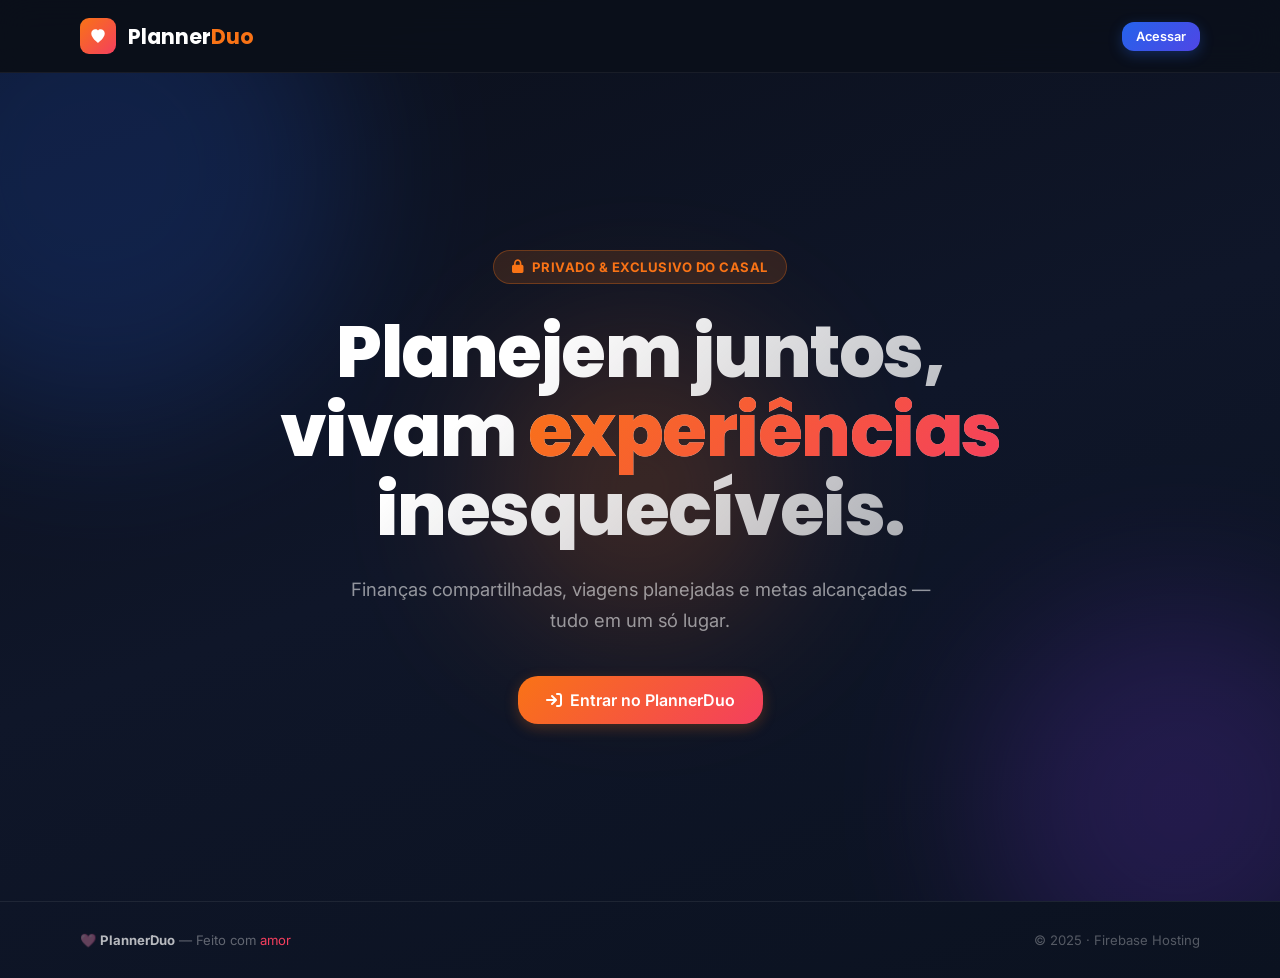
<file: index.html>
<!DOCTYPE html>
<html lang="pt-BR" data-theme="dark">
<head>
  <meta charset="UTF-8">
  <meta name="viewport" content="width=device-width, initial-scale=1.0">
  <title>PlannerDuo — O planejador do casal</title>
  <link rel="stylesheet" href="https://cdnjs.cloudflare.com/ajax/libs/font-awesome/6.5.0/css/all.min.css">
  <link rel="stylesheet" href="style.css">
  <style>
    body { background: linear-gradient(160deg, #0b0f1a 0%, #0f1629 50%, #0b1220 100%); min-height: 100vh; }
    .landing-nav a { text-decoration: none; }
    .btn-nav-outline {
      padding: 9px 20px; border-radius: 10px; font-size: .875rem; font-weight: 600;
      color: rgba(255,255,255,.7); border: 1.5px solid rgba(255,255,255,.18);
      background: transparent; cursor: pointer; transition: all .2s;
    }
    .btn-nav-outline:hover { color:#fff; border-color:rgba(255,255,255,.45); background:rgba(255,255,255,.06); }
  </style>
</head>
<body>

<!-- Navbar -->
<nav class="landing-nav">
  <div class="landing-nav-logo" onclick="window.scrollTo({top:0,behavior:'smooth'})" style="cursor:pointer" title="Início">
    <div class="landing-nav-logo-icon">
      <svg width="18" height="18" viewBox="0 0 24 24" fill="none">
        <path d="M12 21C12 21 3 14.5 3 8.5C3 5.42 5.42 3 8.5 3C10.07 3 11.5 3.72 12 4.5C12.5 3.72 13.93 3 15.5 3C18.58 3 21 5.42 21 8.5C21 14.5 12 21 12 21Z" fill="white"/>
      </svg>
    </div>
    <div class="landing-nav-logo-text">Planner<span>Duo</span></div>
  </div>
  <div class="landing-cta-nav">
    <a href="auth.html" class="btn btn-primary btn-sm" style="text-decoration:none">Acessar</a>
  </div>
</nav>

<!-- Hero -->
<section class="landing-hero" style="min-height:92vh">
  <div class="landing-hero-orbs">
    <div class="h-orb h-orb-1"></div>
    <div class="h-orb h-orb-2"></div>
    <div class="h-orb h-orb-3"></div>
  </div>

  <div class="landing-hero-tag">
    <i class="fa-solid fa-lock"></i> Privado &amp; exclusivo do casal
  </div>

  <h1>
    Planejem juntos,<br>
    vivam <span class="grad-text">experiências</span><br>
    inesquecíveis.
  </h1>

  <p>Finanças compartilhadas, viagens planejadas e metas alcançadas — tudo em um só lugar.</p>

  <div class="landing-hero-btns">
    <a href="auth.html" class="btn btn-orange btn-lg" style="text-decoration:none">
      <i class="fa-solid fa-arrow-right-to-bracket"></i> Entrar no PlannerDuo
    </a>
  </div>
</section>

<!-- Footer -->
<footer class="landing-footer">
  <div>
    🩷 <strong style="color:rgba(255,255,255,.7)">PlannerDuo</strong> — Feito com <span>amor</span>
  </div>
  <div style="color:rgba(255,255,255,.3)">© 2025 · Firebase Hosting</div>
</footer>

</body>
</html>
</file>
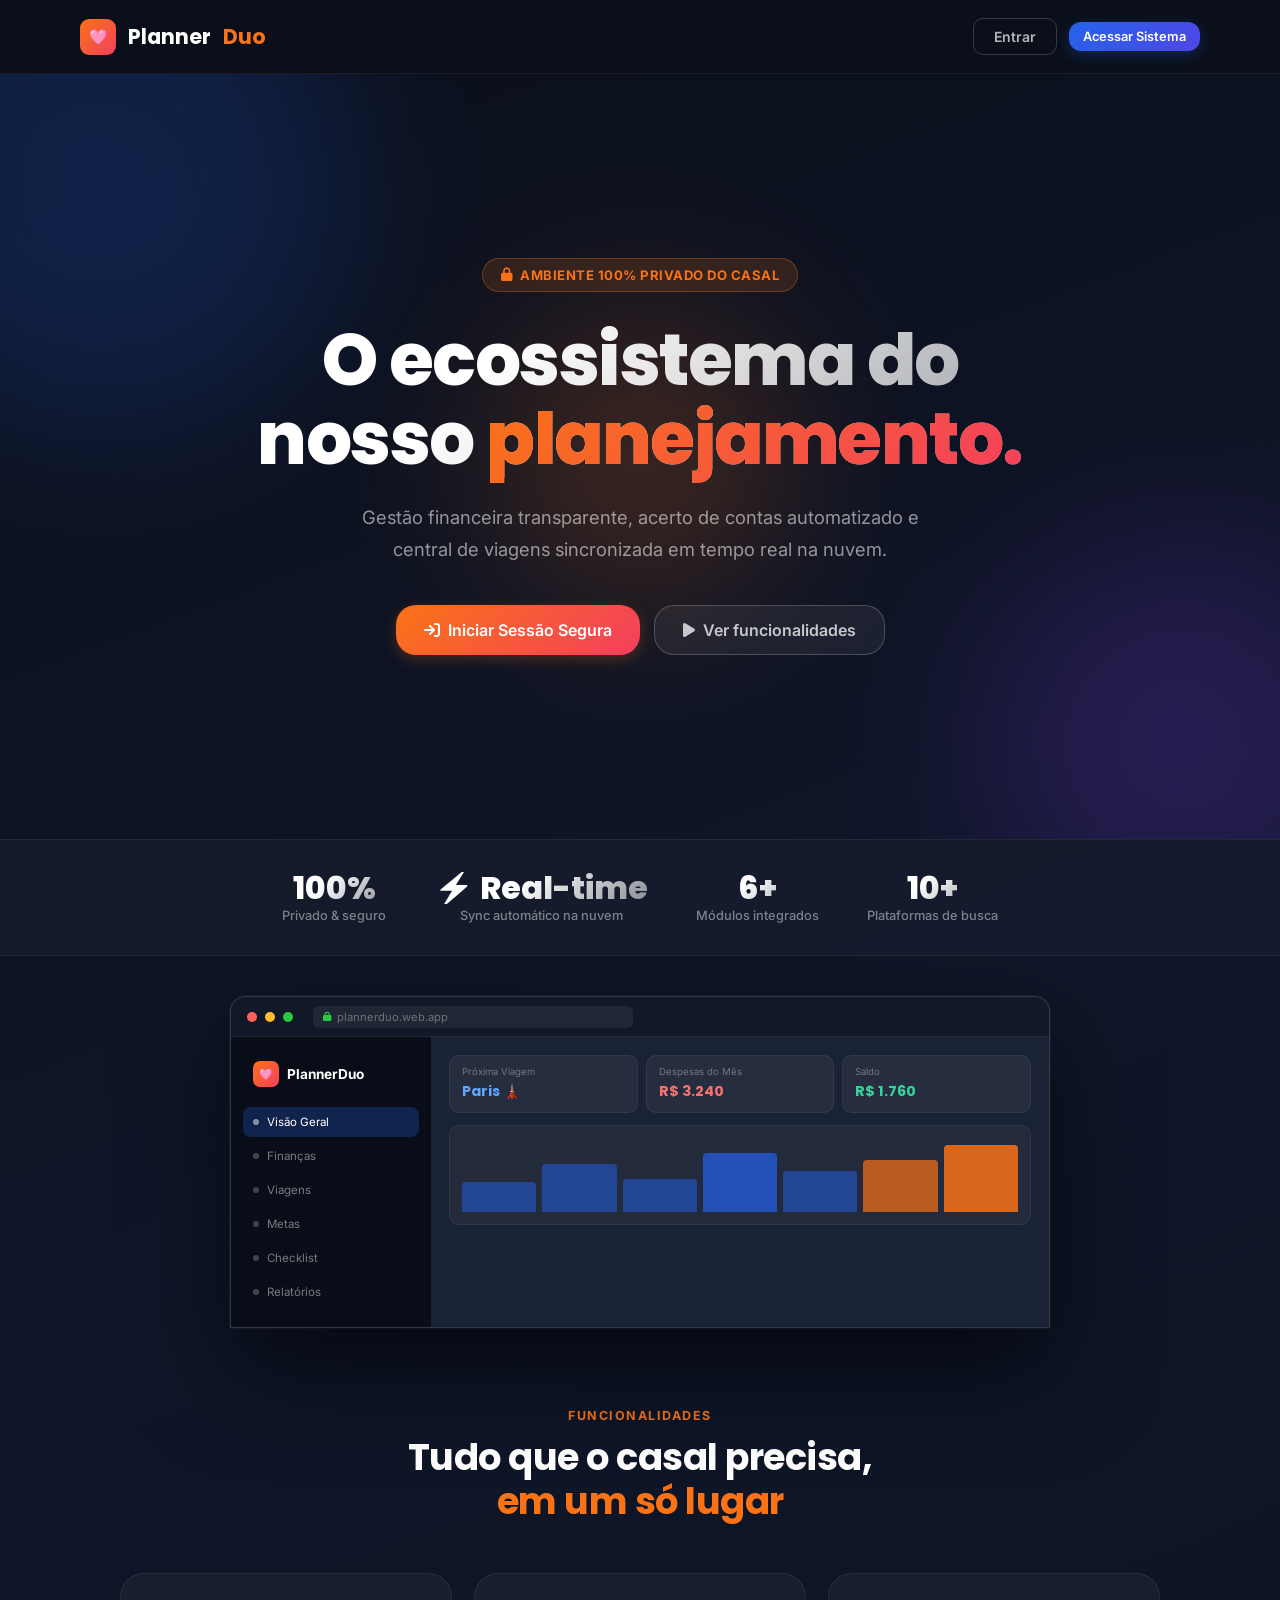
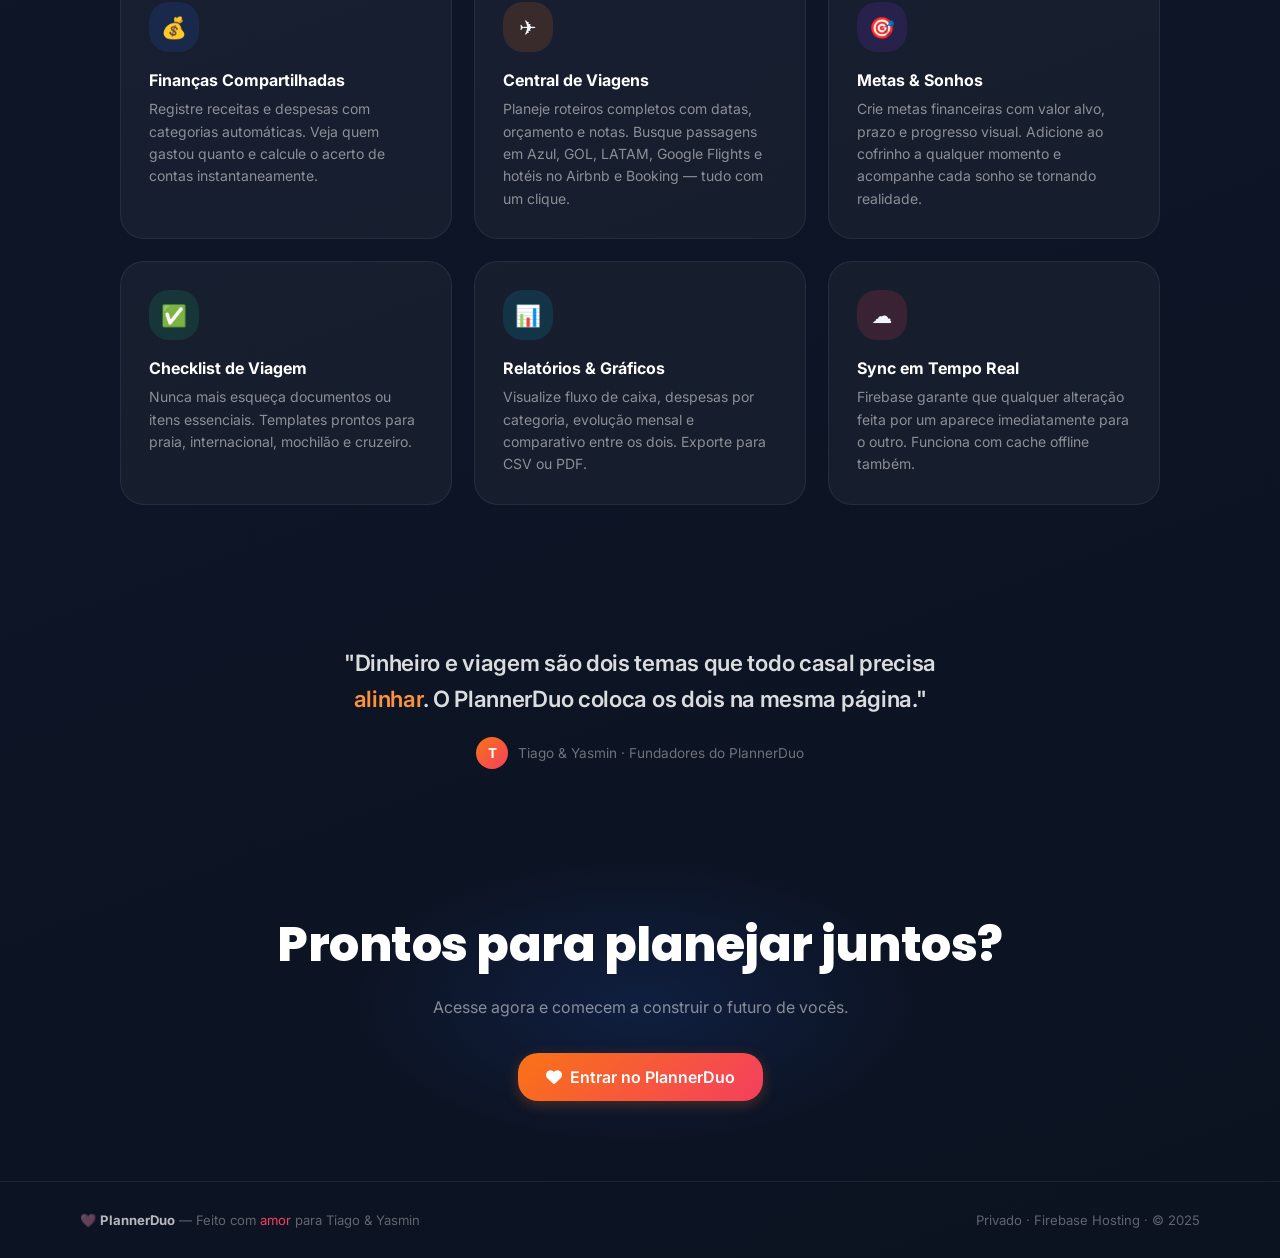
<file: PlannerDuo-2/public/index.html>
<!DOCTYPE html>
<html lang="pt-BR" data-theme="dark">
<head>
  <meta charset="UTF-8">
  <meta name="viewport" content="width=device-width, initial-scale=1.0">
  <title>PlannerDuo — O planejador do casal</title>
  <link rel="stylesheet" href="https://cdnjs.cloudflare.com/ajax/libs/font-awesome/6.5.0/css/all.min.css">
  <link rel="stylesheet" href="style.css">
  <style>
    /* ── Overrides específicos da landing ──────── */
    body { background: linear-gradient(160deg, #0b0f1a 0%, #0f1629 40%, #0b1220 100%); }

    /* Navbar */
    .landing-nav a { text-decoration: none; }
    .btn-nav-outline {
      padding: 9px 20px;
      border-radius: 10px;
      font-size: .875rem;
      font-weight: 600;
      color: rgba(255,255,255,.7);
      border: 1.5px solid rgba(255,255,255,.18);
      background: transparent;
      cursor: pointer;
      transition: all .2s;
    }
    .btn-nav-outline:hover { color: #fff; border-color: rgba(255,255,255,.45); background: rgba(255,255,255,.06); }

    /* Stats bar */
    .stats-bar {
      display: flex;
      justify-content: center;
      gap: 48px;
      padding: 32px 40px;
      border-top: 1px solid rgba(255,255,255,.06);
      border-bottom: 1px solid rgba(255,255,255,.06);
      background: rgba(255,255,255,.025);
      flex-wrap: wrap;
    }
    .stat-item { text-align: center; }
    .stat-num {
      font-family: 'Poppins', sans-serif;
      font-size: 2rem;
      font-weight: 800;
      background: linear-gradient(135deg, #fff 40%, rgba(255,255,255,.5));
      -webkit-background-clip: text;
      -webkit-text-fill-color: transparent;
      background-clip: text;
      line-height: 1;
      margin-bottom: 4px;
    }
    .stat-lbl { font-size: .8rem; color: rgba(255,255,255,.45); font-weight: 500; }

    /* Preview mockup */
    .mockup-wrap {
      margin: 0 auto;
      max-width: 900px;
      padding: 40px 40px 0;
      position: relative;
    }
    .mockup-browser {
      background: #1a2235;
      border-radius: 16px 16px 0 0;
      border: 1px solid rgba(255,255,255,.1);
      overflow: hidden;
      box-shadow: 0 40px 100px rgba(0,0,0,.6), 0 0 0 1px rgba(255,255,255,.05);
    }
    .mockup-bar {
      height: 40px;
      background: #111827;
      display: flex;
      align-items: center;
      padding: 0 16px;
      gap: 8px;
      border-bottom: 1px solid rgba(255,255,255,.07);
    }
    .mockup-dot {
      width: 10px; height: 10px;
      border-radius: 50%;
    }
    .mockup-url {
      margin-left: 12px;
      flex: 1;
      height: 22px;
      background: rgba(255,255,255,.06);
      border-radius: 6px;
      max-width: 320px;
      display: flex;
      align-items: center;
      padding: 0 10px;
      font-size: .7rem;
      color: rgba(255,255,255,.35);
      gap: 6px;
    }
    .mockup-body {
      display: grid;
      grid-template-columns: 200px 1fr;
      min-height: 260px;
    }
    .mock-sidebar {
      background: #080d17;
      padding: 20px 12px;
      display: flex;
      flex-direction: column;
      gap: 4px;
    }
    .mock-logo {
      display: flex;
      align-items: center;
      gap: 8px;
      padding: 4px 10px 16px;
      font-size: .85rem;
      font-weight: 700;
      color: white;
    }
    .mock-logo-icon {
      width: 26px; height: 26px;
      border-radius: 7px;
      background: linear-gradient(135deg, #f97316, #f43f5e);
      display: flex; align-items: center; justify-content: center;
      font-size: 11px;
    }
    .mock-nav-item {
      padding: 8px 10px;
      border-radius: 8px;
      font-size: .72rem;
      color: rgba(255,255,255,.45);
      display: flex;
      align-items: center;
      gap: 8px;
    }
    .mock-nav-item.active {
      background: rgba(37,99,235,.25);
      color: white;
    }
    .mock-nav-dot {
      width: 6px; height: 6px;
      border-radius: 50%;
      background: currentColor;
      opacity: .5;
    }
    .mock-main {
      padding: 18px;
      display: flex;
      flex-direction: column;
      gap: 12px;
    }
    .mock-stat-row {
      display: grid;
      grid-template-columns: repeat(3, 1fr);
      gap: 8px;
    }
    .mock-stat {
      background: rgba(255,255,255,.05);
      border-radius: 10px;
      padding: 10px 12px;
      border: 1px solid rgba(255,255,255,.06);
    }
    .mock-stat-val {
      font-family: 'Poppins', sans-serif;
      font-size: .9rem;
      font-weight: 700;
      margin-top: 4px;
    }
    .mock-stat-lbl { font-size: .6rem; color: rgba(255,255,255,.35); }
    .mock-chart {
      background: rgba(255,255,255,.04);
      border-radius: 10px;
      height: 100px;
      border: 1px solid rgba(255,255,255,.06);
      display: flex;
      align-items: flex-end;
      padding: 12px;
      gap: 6px;
    }
    .mock-bar-item {
      flex: 1;
      border-radius: 4px 4px 0 0;
      min-height: 8px;
    }

    /* Testimonial / quote */
    .quote-section {
      padding: 60px 80px;
      max-width: 800px;
      margin: 0 auto;
      text-align: center;
    }
    .quote-text {
      font-size: 1.4rem;
      font-weight: 600;
      color: rgba(255,255,255,.85);
      line-height: 1.6;
      letter-spacing: -.3px;
      margin-bottom: 20px;
    }
    .quote-text span { color: #fb923c; }
    .quote-author {
      font-size: .85rem;
      color: rgba(255,255,255,.4);
      display: flex;
      align-items: center;
      justify-content: center;
      gap: 10px;
    }
    .quote-avatar {
      width: 32px; height: 32px;
      border-radius: 50%;
      background: linear-gradient(135deg, #f97316, #f43f5e);
      display: flex; align-items: center; justify-content: center;
      font-size: .85rem;
      font-weight: 700;
      color: white;
    }

    /* CTA final */
    .cta-section {
      padding: 80px 40px;
      text-align: center;
      position: relative;
      overflow: hidden;
    }
    .cta-section::before {
      content: '';
      position: absolute;
      top: 50%; left: 50%;
      transform: translate(-50%, -50%);
      width: 600px; height: 300px;
      background: radial-gradient(ellipse, rgba(37,99,235,.15) 0%, transparent 70%);
      pointer-events: none;
    }
    .cta-title {
      font-family: 'Poppins', sans-serif;
      font-size: clamp(1.8rem, 4vw, 3rem);
      font-weight: 800;
      color: white;
      letter-spacing: -.5px;
      margin-bottom: 16px;
      position: relative;
    }
    .cta-sub {
      font-size: 1rem;
      color: rgba(255,255,255,.5);
      margin-bottom: 36px;
      position: relative;
    }
    .cta-buttons {
      display: flex;
      gap: 14px;
      justify-content: center;
      flex-wrap: wrap;
      position: relative;
    }

    @media (max-width: 768px) {
      .stats-bar { gap: 28px; }
      .mockup-wrap { padding: 24px 16px 0; }
      .mockup-body { grid-template-columns: 1fr; }
      .mock-sidebar { display: none; }
      .quote-section { padding: 40px 24px; }
      .quote-text { font-size: 1.1rem; }
      .landing-nav { padding: 14px 20px; }
    }
  </style>
</head>
<body>

<!-- ════════════════════════════════
     NAVBAR
════════════════════════════════ -->
<nav class="landing-nav">
  <div class="landing-nav-logo">
    <div class="landing-nav-logo-icon">🩷</div>
    Planner<span>Duo</span>
  </div>
  <div class="landing-cta-nav">
    <a href="auth.html" class="btn-nav-outline">Entrar</a>
    <a href="auth.html" class="btn btn-primary btn-sm">Acessar Sistema</a>
  </div>
</nav>

<!-- ════════════════════════════════
     HERO
════════════════════════════════ -->
<section class="landing-hero">
  <div class="landing-hero-orbs">
    <div class="h-orb h-orb-1"></div>
    <div class="h-orb h-orb-2"></div>
    <div class="h-orb h-orb-3"></div>
  </div>

  <div class="landing-hero-tag">
    <i class="fa-solid fa-lock"></i> Ambiente 100% Privado do Casal
  </div>

  <h1>
    O ecossistema do<br>
    nosso <span class="grad-text">planejamento.</span>
  </h1>

  <p>
    Gestão financeira transparente, acerto de contas automatizado
    e central de viagens sincronizada em tempo real na nuvem.
  </p>

  <div class="landing-hero-btns">
    <a href="auth.html" class="btn btn-orange btn-lg" style="text-decoration:none">
      <i class="fa-solid fa-arrow-right-to-bracket"></i> Iniciar Sessão Segura
    </a>
    <a href="#features" class="btn btn-ghost btn-lg" style="text-decoration:none;color:rgba(255,255,255,.75);border-color:rgba(255,255,255,.2);background:rgba(255,255,255,.06)">
      <i class="fa-solid fa-play"></i> Ver funcionalidades
    </a>
  </div>
</section>

<!-- ════════════════════════════════
     STATS BAR
════════════════════════════════ -->
<div class="stats-bar">
  <div class="stat-item">
    <div class="stat-num">100%</div>
    <div class="stat-lbl">Privado & seguro</div>
  </div>
  <div class="stat-item">
    <div class="stat-num">⚡ Real-time</div>
    <div class="stat-lbl">Sync automático na nuvem</div>
  </div>
  <div class="stat-item">
    <div class="stat-num">6+</div>
    <div class="stat-lbl">Módulos integrados</div>
  </div>
  <div class="stat-item">
    <div class="stat-num">10+</div>
    <div class="stat-lbl">Plataformas de busca</div>
  </div>
</div>

<!-- ════════════════════════════════
     MOCKUP DO APP
════════════════════════════════ -->
<div class="mockup-wrap">
  <div class="mockup-browser">
    <div class="mockup-bar">
      <div class="mockup-dot" style="background:#ff5f57"></div>
      <div class="mockup-dot" style="background:#febc2e"></div>
      <div class="mockup-dot" style="background:#28c840"></div>
      <div class="mockup-url">
        <i class="fa-solid fa-lock" style="font-size:.6rem;color:#28c840"></i>
        plannerduo.web.app
      </div>
    </div>
    <div class="mockup-body">
      <div class="mock-sidebar">
        <div class="mock-logo">
          <div class="mock-logo-icon">🩷</div>
          PlannerDuo
        </div>
        <div class="mock-nav-item active"><div class="mock-nav-dot"></div> Visão Geral</div>
        <div class="mock-nav-item"><div class="mock-nav-dot"></div> Finanças</div>
        <div class="mock-nav-item"><div class="mock-nav-dot"></div> Viagens</div>
        <div class="mock-nav-item"><div class="mock-nav-dot"></div> Metas</div>
        <div class="mock-nav-item"><div class="mock-nav-dot"></div> Checklist</div>
        <div class="mock-nav-item"><div class="mock-nav-dot"></div> Relatórios</div>
      </div>
      <div class="mock-main">
        <div class="mock-stat-row">
          <div class="mock-stat">
            <div class="mock-stat-lbl">Próxima Viagem</div>
            <div class="mock-stat-val" style="color:#60a5fa">Paris 🗼</div>
          </div>
          <div class="mock-stat">
            <div class="mock-stat-lbl">Despesas do Mês</div>
            <div class="mock-stat-val" style="color:#f87171">R$ 3.240</div>
          </div>
          <div class="mock-stat">
            <div class="mock-stat-lbl">Saldo</div>
            <div class="mock-stat-val" style="color:#34d399">R$ 1.760</div>
          </div>
        </div>
        <div class="mock-chart">
          <div class="mock-bar-item" style="height:40%;background:rgba(37,99,235,.5)"></div>
          <div class="mock-bar-item" style="height:65%;background:rgba(37,99,235,.5)"></div>
          <div class="mock-bar-item" style="height:45%;background:rgba(37,99,235,.5)"></div>
          <div class="mock-bar-item" style="height:80%;background:rgba(37,99,235,.7)"></div>
          <div class="mock-bar-item" style="height:55%;background:rgba(37,99,235,.5)"></div>
          <div class="mock-bar-item" style="height:70%;background:rgba(249,115,22,.7)"></div>
          <div class="mock-bar-item" style="height:90%;background:rgba(249,115,22,.85)"></div>
        </div>
      </div>
    </div>
  </div>
</div>

<!-- ════════════════════════════════
     FEATURES
════════════════════════════════ -->
<section class="landing-features" id="features">
  <div style="text-align:center;margin-bottom:50px">
    <div class="landing-section-tag">Funcionalidades</div>
    <div class="landing-section-title" style="text-align:center">
      Tudo que o casal precisa,<br><span>em um só lugar</span>
    </div>
  </div>

  <div class="features-grid">

    <div class="feature-card">
      <div class="feature-icon" style="background:rgba(37,99,235,.15)">💰</div>
      <div class="feature-title">Finanças Compartilhadas</div>
      <div class="feature-desc">Registre receitas e despesas com categorias automáticas. Veja quem gastou quanto e calcule o acerto de contas instantaneamente.</div>
    </div>

    <div class="feature-card">
      <div class="feature-icon" style="background:rgba(249,115,22,.15)">✈️</div>
      <div class="feature-title">Central de Viagens</div>
      <div class="feature-desc">Planeje roteiros completos com datas, orçamento e notas. Busque passagens em Azul, GOL, LATAM, Google Flights e hotéis no Airbnb e Booking — tudo com um clique.</div>
    </div>

    <div class="feature-card">
      <div class="feature-icon" style="background:rgba(124,58,237,.15)">🎯</div>
      <div class="feature-title">Metas & Sonhos</div>
      <div class="feature-desc">Crie metas financeiras com valor alvo, prazo e progresso visual. Adicione ao cofrinho a qualquer momento e acompanhe cada sonho se tornando realidade.</div>
    </div>

    <div class="feature-card">
      <div class="feature-icon" style="background:rgba(16,185,129,.15)">✅</div>
      <div class="feature-title">Checklist de Viagem</div>
      <div class="feature-desc">Nunca mais esqueça documentos ou itens essenciais. Templates prontos para praia, internacional, mochilão e cruzeiro.</div>
    </div>

    <div class="feature-card">
      <div class="feature-icon" style="background:rgba(6,182,212,.15)">📊</div>
      <div class="feature-title">Relatórios & Gráficos</div>
      <div class="feature-desc">Visualize fluxo de caixa, despesas por categoria, evolução mensal e comparativo entre os dois. Exporte para CSV ou PDF.</div>
    </div>

    <div class="feature-card">
      <div class="feature-icon" style="background:rgba(244,63,94,.15)">☁️</div>
      <div class="feature-title">Sync em Tempo Real</div>
      <div class="feature-desc">Firebase garante que qualquer alteração feita por um aparece imediatamente para o outro. Funciona com cache offline também.</div>
    </div>

  </div>
</section>

<!-- ════════════════════════════════
     QUOTE
════════════════════════════════ -->
<div class="quote-section">
  <div class="quote-text">
    "Dinheiro e viagem são dois temas que todo casal precisa <span>alinhar</span>. O PlannerDuo coloca os dois na mesma página."
  </div>
  <div class="quote-author">
    <div class="quote-avatar">T</div>
    Tiago & Yasmin · Fundadores do PlannerDuo
  </div>
</div>

<!-- ════════════════════════════════
     CTA FINAL
════════════════════════════════ -->
<section class="cta-section">
  <div class="cta-title">Prontos para planejar juntos?</div>
  <p class="cta-sub">Acesse agora e comecem a construir o futuro de vocês.</p>
  <div class="cta-buttons">
    <a href="auth.html" class="btn btn-orange btn-lg" style="text-decoration:none">
      <i class="fa-solid fa-heart"></i> Entrar no PlannerDuo
    </a>
  </div>
</section>

<!-- ════════════════════════════════
     FOOTER
════════════════════════════════ -->
<footer class="landing-footer">
  <div>
    🩷 <strong style="color:rgba(255,255,255,.7)">PlannerDuo</strong> — Feito com <span>amor</span> para Tiago &amp; Yasmin
  </div>
  <div>Privado · Firebase Hosting · <span style="color:rgba(255,255,255,.35)">© 2025</span></div>
</footer>

</body>
</html>
</file>
<file: style.css>
/* =====================================================
   PLANNERDUO — DESIGN SYSTEM PREMIUM v3.0
   ===================================================== */

/* ── Google Fonts ──────────────────────────────────── */
@import url('https://fonts.googleapis.com/css2?family=Inter:wght@300;400;500;600;700;800;900&family=Poppins:wght@600;700;800&display=swap');

/* ── CSS Variables / Tokens ────────────────────────── */
:root {
  /* Brand */
  --brand-blue:       #2563eb;
  --brand-blue-dark:  #1d4ed8;
  --brand-blue-soft:  #dbeafe;
  --brand-indigo:     #4f46e5;
  --brand-purple:     #7c3aed;
  --brand-rose:       #f43f5e;
  --brand-orange:     #f97316;
  --brand-orange-dark:#ea6f0b;
  --brand-amber:      #f59e0b;
  --brand-emerald:    #10b981;
  --brand-teal:       #14b8a6;
  --brand-cyan:       #06b6d4;

  /* Light Theme (default) */
  --bg:               #f0f4ff;
  --bg-alt:           #e8edf8;
  --surface:          #ffffff;
  --surface-alt:      #f8fafc;
  --surface-glass:    rgba(255,255,255,0.75);
  --border:           #e2e8f0;
  --border-strong:    #cbd5e1;

  --text-primary:     #0f172a;
  --text-secondary:   #475569;
  --text-muted:       #94a3b8;
  --text-invert:      #ffffff;

  --shadow-xs:        0 1px 2px rgba(0,0,0,.05);
  --shadow-sm:        0 2px 8px rgba(0,0,0,.06);
  --shadow-md:        0 4px 16px rgba(0,0,0,.09);
  --shadow-lg:        0 8px 32px rgba(0,0,0,.12);
  --shadow-xl:        0 20px 60px rgba(0,0,0,.15);
  --shadow-color:     0 8px 30px rgba(37,99,235,.18);

  /* Sidebar */
  --sidebar-bg:       #0f172a;
  --sidebar-width:    260px;

  /* Gradient presets */
  --grad-brand:       linear-gradient(135deg, #2563eb 0%, #4f46e5 100%);
  --grad-warm:        linear-gradient(135deg, #f97316 0%, #f43f5e 100%);
  --grad-cool:        linear-gradient(135deg, #06b6d4 0%, #4f46e5 100%);
  --grad-success:     linear-gradient(135deg, #10b981 0%, #14b8a6 100%);
  --grad-purple:      linear-gradient(135deg, #7c3aed 0%, #4f46e5 100%);
  --grad-card:        linear-gradient(145deg, #ffffff, #f8fafc);

  /* Radius */
  --r-xs:  4px;
  --r-sm:  8px;
  --r-md:  12px;
  --r-lg:  16px;
  --r-xl:  20px;
  --r-2xl: 24px;
  --r-full: 9999px;

  /* Easing */
  --ease-out:   cubic-bezier(0.16, 1, 0.3, 1);
  --ease-spring:cubic-bezier(0.34, 1.56, 0.64, 1);
  --duration-fast: 150ms;
  --duration-base: 250ms;
  --duration-slow: 400ms;
}

/* ── Dark Mode ─────────────────────────────────────── */
[data-theme="dark"] {
  --bg:             #0b0f1a;
  --bg-alt:         #111827;
  --surface:        #1a2235;
  --surface-alt:    #1e2a3b;
  --surface-glass:  rgba(26,34,53,0.85);
  --border:         #1e2d45;
  --border-strong:  #2a3b55;
  --text-primary:   #f1f5f9;
  --text-secondary: #94a3b8;
  --text-muted:     #64748b;
  --shadow-sm:      0 2px 8px rgba(0,0,0,.3);
  --shadow-md:      0 4px 16px rgba(0,0,0,.4);
  --shadow-lg:      0 8px 32px rgba(0,0,0,.5);
  --shadow-xl:      0 20px 60px rgba(0,0,0,.6);
  --grad-card:      linear-gradient(145deg, #1a2235, #1e2a3b);
  --sidebar-bg:     #080d17;
}

/* ── Reset & Base ──────────────────────────────────── */
*, *::before, *::after { box-sizing: border-box; margin: 0; padding: 0; }

html { scroll-behavior: smooth; -webkit-font-smoothing: antialiased; }

body {
  font-family: 'Inter', system-ui, sans-serif;
  background: var(--bg);
  color: var(--text-primary);
  min-height: 100vh;
  overflow-x: hidden;
  transition: background var(--duration-base), color var(--duration-base);
}

/* ── Scrollbar ─────────────────────────────────────── */
::-webkit-scrollbar { width: 6px; height: 6px; }
::-webkit-scrollbar-track { background: transparent; }
::-webkit-scrollbar-thumb { background: var(--border-strong); border-radius: var(--r-full); }
::-webkit-scrollbar-thumb:hover { background: var(--text-muted); }

/* ── Selection ─────────────────────────────────────── */
::selection { background: rgba(37,99,235,.18); color: var(--text-primary); }

/* ═══════════════════════════════════════════════════
   LOADER
═══════════════════════════════════════════════════ */
#loader-tela {
  position: fixed;
  inset: 0;
  background: var(--bg);
  z-index: 9999;
  display: flex;
  flex-direction: column;
  align-items: center;
  justify-content: center;
  gap: 20px;
  transition: opacity 0.5s var(--ease-out), transform 0.5s var(--ease-out);
}
#loader-tela.saindo {
  opacity: 0;
  pointer-events: none;
}
.loader-logo {
  display: flex;
  align-items: center;
  gap: 12px;
  font-family: 'Poppins', sans-serif;
  font-size: 1.8rem;
  font-weight: 700;
  color: var(--brand-blue);
}
.loader-logo svg { width: 40px; height: 40px; }
.loader-bar {
  width: 160px;
  height: 3px;
  background: var(--border);
  border-radius: var(--r-full);
  overflow: hidden;
}
.loader-bar::after {
  content: '';
  display: block;
  height: 100%;
  width: 40%;
  background: var(--grad-brand);
  border-radius: var(--r-full);
  animation: loaderSlide 1.2s ease-in-out infinite;
}
@keyframes loaderSlide {
  0%   { transform: translateX(-100%); }
  100% { transform: translateX(350%); }
}

/* ═══════════════════════════════════════════════════
   LAYOUT: TELA / VIEWS
═══════════════════════════════════════════════════ */
.tela { display: none; min-height: 100vh; }
.tela.ativa { display: flex; flex-direction: column; }
#tela-app.ativa { flex-direction: row; }

#tela-app {
  opacity: 0;
  transition: opacity 0.5s var(--ease-out);
}

/* ═══════════════════════════════════════════════════
   SIDEBAR
═══════════════════════════════════════════════════ */
.sidebar {
  width: var(--sidebar-width);
  min-height: 100vh;
  background: var(--sidebar-bg);
  display: flex;
  flex-direction: column;
  position: fixed;
  left: 0; top: 0; bottom: 0;
  z-index: 100;
  overflow-y: auto;
  overflow-x: hidden;
  transition: transform var(--duration-base) var(--ease-out);
}

.sidebar-header {
  padding: 28px 20px 20px;
  display: flex;
  align-items: center;
  gap: 12px;
  border-bottom: 1px solid rgba(255,255,255,.07);
}
.sidebar-logo-icon {
  width: 38px; height: 38px;
  background: var(--grad-warm);
  border-radius: 10px;
  display: flex; align-items: center; justify-content: center;
  font-size: 16px;
  color: white;
  flex-shrink: 0;
}
.sidebar-brand {
  font-family: 'Poppins', sans-serif;
  font-size: 1.2rem;
  font-weight: 700;
  color: #ffffff;
  letter-spacing: -.3px;
}
.sidebar-brand span {
  color: var(--brand-orange);
}

.sidebar-user {
  margin: 16px 12px;
  padding: 12px;
  background: rgba(255,255,255,.05);
  border-radius: var(--r-lg);
  border: 1px solid rgba(255,255,255,.07);
  display: flex;
  align-items: center;
  gap: 10px;
}
.sidebar-avatar {
  width: 36px; height: 36px;
  border-radius: var(--r-full);
  background: var(--grad-brand);
  display: flex; align-items: center; justify-content: center;
  font-size: 14px;
  font-weight: 700;
  color: white;
  flex-shrink: 0;
}
.sidebar-user-info { flex: 1; min-width: 0; }
.sidebar-user-name {
  font-size: 0.8rem;
  font-weight: 600;
  color: #e2e8f0;
  white-space: nowrap;
  overflow: hidden;
  text-overflow: ellipsis;
}
.sidebar-user-status {
  font-size: 0.7rem;
  color: var(--brand-emerald);
  display: flex;
  align-items: center;
  gap: 4px;
}
.sidebar-user-status::before {
  content: '';
  width: 6px; height: 6px;
  border-radius: 50%;
  background: var(--brand-emerald);
  display: inline-block;
}

.sidebar-section-label {
  padding: 16px 20px 6px;
  font-size: 0.65rem;
  font-weight: 700;
  letter-spacing: 1.2px;
  text-transform: uppercase;
  color: rgba(255,255,255,.3);
}

.sidebar-nav { flex: 1; padding: 4px 12px; }

.nav-item {
  display: flex;
  align-items: center;
  gap: 12px;
  padding: 11px 14px;
  border-radius: var(--r-md);
  color: rgba(255,255,255,.55);
  text-decoration: none;
  font-size: 0.875rem;
  font-weight: 500;
  transition: all var(--duration-fast) var(--ease-out);
  cursor: pointer;
  margin-bottom: 2px;
  position: relative;
  overflow: hidden;
}
.nav-item:hover {
  background: rgba(255,255,255,.07);
  color: rgba(255,255,255,.9);
  transform: translateX(2px);
}
.nav-item.ativo {
  background: linear-gradient(135deg, rgba(37,99,235,.35), rgba(79,70,229,.25));
  color: #ffffff;
  font-weight: 600;
}
.nav-item.ativo::before {
  content: '';
  position: absolute;
  left: 0; top: 20%; bottom: 20%;
  width: 3px;
  background: var(--grad-brand);
  border-radius: 0 var(--r-xs) var(--r-xs) 0;
}
.nav-item .nav-icon {
  width: 20px; height: 20px;
  display: flex; align-items: center; justify-content: center;
  font-size: 0.9rem;
  flex-shrink: 0;
}
.nav-item .nav-badge {
  margin-left: auto;
  background: var(--brand-orange);
  color: white;
  font-size: 0.65rem;
  font-weight: 700;
  padding: 2px 6px;
  border-radius: var(--r-full);
  min-width: 18px;
  text-align: center;
}

.sidebar-footer {
  padding: 16px 12px;
  border-top: 1px solid rgba(255,255,255,.07);
  display: flex;
  align-items: center;
  justify-content: space-between;
  gap: 8px;
}
.sidebar-footer-actions {
  display: flex;
  gap: 6px;
}
.btn-sidebar-action {
  width: 34px; height: 34px;
  border-radius: var(--r-sm);
  background: rgba(255,255,255,.07);
  border: 1px solid rgba(255,255,255,.1);
  color: rgba(255,255,255,.55);
  display: flex; align-items: center; justify-content: center;
  cursor: pointer;
  font-size: 0.85rem;
  transition: all var(--duration-fast);
}
.btn-sidebar-action:hover {
  background: rgba(255,255,255,.14);
  color: #fff;
}

/* ═══════════════════════════════════════════════════
   MAIN CONTENT
═══════════════════════════════════════════════════ */
.main-content {
  flex: 1;
  margin-left: var(--sidebar-width);
  min-height: 100vh;
  background: var(--bg);
  overflow-y: auto;
}

/* ── Mobile Header ─────────────────────────────────── */
.mobile-header {
  display: none;
  position: sticky;
  top: 0;
  z-index: 90;
  background: var(--surface-glass);
  backdrop-filter: blur(12px);
  -webkit-backdrop-filter: blur(12px);
  border-bottom: 1px solid var(--border);
  padding: 14px 20px;
  align-items: center;
  justify-content: space-between;
  gap: 12px;
}
.mobile-brand {
  font-family: 'Poppins', sans-serif;
  font-size: 1.1rem;
  font-weight: 700;
  color: var(--brand-blue);
}
.mobile-brand span { color: var(--brand-orange); }

/* ── Views ─────────────────────────────────────────── */
.view {
  display: none;
  padding: 28px 32px;
  animation: viewIn var(--duration-slow) var(--ease-out);
}
.view.ativa { display: block; }

@keyframes viewIn {
  from { opacity: 0; transform: translateY(12px); }
  to   { opacity: 1; transform: translateY(0); }
}

.view-header {
  display: flex;
  align-items: center;
  justify-content: space-between;
  flex-wrap: wrap;
  gap: 12px;
  margin-bottom: 24px;
}
.view-title {
  font-family: 'Poppins', sans-serif;
  font-size: 1.6rem;
  font-weight: 700;
  color: var(--text-primary);
  letter-spacing: -.4px;
}
.view-subtitle {
  font-size: 0.875rem;
  color: var(--text-muted);
  margin-top: 2px;
}

/* ═══════════════════════════════════════════════════
   CARDS
═══════════════════════════════════════════════════ */
.card {
  background: var(--surface);
  border-radius: var(--r-xl);
  border: 1px solid var(--border);
  box-shadow: var(--shadow-sm);
  padding: 22px;
  transition: box-shadow var(--duration-base), transform var(--duration-base), border-color var(--duration-base);
}
.card:hover { box-shadow: var(--shadow-md); }

.card-glass {
  background: var(--surface-glass);
  backdrop-filter: blur(16px);
  -webkit-backdrop-filter: blur(16px);
  border: 1px solid rgba(255,255,255,.6);
}
[data-theme="dark"] .card-glass {
  border-color: rgba(255,255,255,.08);
}

.card-gradient {
  background: var(--grad-brand);
  border: none;
  color: white;
}

/* ── Stat Cards ────────────────────────────────────── */
.stat-grid {
  display: grid;
  grid-template-columns: repeat(auto-fit, minmax(200px, 1fr));
  gap: 16px;
  margin-bottom: 24px;
}

.stat-card {
  position: relative;
  overflow: hidden;
  padding: 22px 22px 18px;
}
.stat-card::after {
  content: '';
  position: absolute;
  right: -15px;
  top: -15px;
  width: 80px; height: 80px;
  border-radius: 50%;
  background: currentColor;
  opacity: 0.06;
}
.stat-card .stat-icon-wrap {
  width: 44px; height: 44px;
  border-radius: var(--r-lg);
  display: flex; align-items: center; justify-content: center;
  font-size: 1.1rem;
  margin-bottom: 14px;
  flex-shrink: 0;
}
.stat-card .stat-label {
  font-size: 0.78rem;
  font-weight: 600;
  text-transform: uppercase;
  letter-spacing: .6px;
  color: var(--text-muted);
  margin-bottom: 4px;
}
.stat-card .stat-value {
  font-family: 'Poppins', sans-serif;
  font-size: 1.55rem;
  font-weight: 700;
  color: var(--text-primary);
  line-height: 1.1;
}
.stat-card .stat-delta {
  display: inline-flex;
  align-items: center;
  gap: 4px;
  font-size: 0.75rem;
  font-weight: 600;
  margin-top: 6px;
  padding: 2px 8px;
  border-radius: var(--r-full);
}
.stat-delta.up   { background: rgba(16,185,129,.12); color: var(--brand-emerald); }
.stat-delta.down { background: rgba(244,63,94,.12);  color: var(--brand-rose); }
.stat-delta.neu  { background: rgba(148,163,184,.12); color: var(--text-muted); }

/* ── Colored Stat Cards ────────────────────────────── */
.stat-card.blue { color: var(--brand-blue); }
.stat-card.blue .stat-icon-wrap { background: rgba(37,99,235,.12); color: var(--brand-blue); }
.stat-card.orange { color: var(--brand-orange); }
.stat-card.orange .stat-icon-wrap { background: rgba(249,115,22,.12); color: var(--brand-orange); }
.stat-card.emerald { color: var(--brand-emerald); }
.stat-card.emerald .stat-icon-wrap { background: rgba(16,185,129,.12); color: var(--brand-emerald); }
.stat-card.rose { color: var(--brand-rose); }
.stat-card.rose .stat-icon-wrap { background: rgba(244,63,94,.12); color: var(--brand-rose); }
.stat-card.purple { color: var(--brand-purple); }
.stat-card.purple .stat-icon-wrap { background: rgba(124,58,237,.12); color: var(--brand-purple); }
.stat-card.amber { color: var(--brand-amber); }
.stat-card.amber .stat-icon-wrap { background: rgba(245,158,11,.12); color: var(--brand-amber); }

/* ═══════════════════════════════════════════════════
   BUTTONS
═══════════════════════════════════════════════════ */
.btn {
  display: inline-flex;
  align-items: center;
  justify-content: center;
  gap: 8px;
  padding: 10px 20px;
  border-radius: var(--r-lg);
  font-size: 0.875rem;
  font-weight: 600;
  border: none;
  cursor: pointer;
  transition: all var(--duration-fast) var(--ease-out);
  white-space: nowrap;
  text-decoration: none;
}
.btn:active { transform: scale(0.97); }

.btn-primary {
  background: var(--grad-brand);
  color: white;
  box-shadow: 0 4px 14px rgba(37,99,235,.3);
}
.btn-primary:hover {
  transform: translateY(-1px);
  box-shadow: 0 6px 20px rgba(37,99,235,.4);
}

.btn-danger {
  background: linear-gradient(135deg, #f43f5e, #e11d48);
  color: white;
  box-shadow: 0 4px 14px rgba(244,63,94,.25);
}
.btn-danger:hover {
  transform: translateY(-1px);
  box-shadow: 0 6px 20px rgba(244,63,94,.35);
}

.btn-success {
  background: var(--grad-success);
  color: white;
  box-shadow: 0 4px 14px rgba(16,185,129,.25);
}
.btn-success:hover {
  transform: translateY(-1px);
  box-shadow: 0 6px 20px rgba(16,185,129,.35);
}

.btn-orange {
  background: var(--grad-warm);
  color: white;
  box-shadow: 0 4px 14px rgba(249,115,22,.25);
}
.btn-orange:hover {
  transform: translateY(-1px);
  box-shadow: 0 6px 20px rgba(249,115,22,.35);
}

.btn-ghost {
  background: var(--surface-alt);
  color: var(--text-secondary);
  border: 1px solid var(--border);
}
.btn-ghost:hover {
  background: var(--border);
  color: var(--text-primary);
  transform: translateY(-1px);
}

.btn-sm { padding: 7px 14px; font-size: 0.8rem; border-radius: var(--r-md); }
.btn-lg { padding: 14px 28px; font-size: 1rem; border-radius: var(--r-xl); }
.btn-block { width: 100%; }
.btn-icon {
  width: 36px; height: 36px;
  padding: 0;
  border-radius: var(--r-md);
  background: var(--surface-alt);
  color: var(--text-secondary);
  border: 1px solid var(--border);
  font-size: 0.875rem;
}
.btn-icon:hover {
  background: var(--border);
  color: var(--text-primary);
}
.btn-icon.danger { color: var(--brand-rose); }
.btn-icon.danger:hover { background: rgba(244,63,94,.1); border-color: rgba(244,63,94,.3); }

/* ═══════════════════════════════════════════════════
   FORMS
═══════════════════════════════════════════════════ */
.form-group { margin-bottom: 18px; }
.form-label {
  display: block;
  font-size: 0.8rem;
  font-weight: 600;
  color: var(--text-secondary);
  margin-bottom: 7px;
  letter-spacing: .2px;
}
.form-row {
  display: grid;
  grid-template-columns: 1fr 1fr;
  gap: 16px;
}
.form-row-3 {
  display: grid;
  grid-template-columns: 1fr 1fr 1fr;
  gap: 16px;
}

.input-wrap {
  position: relative;
  display: flex;
  align-items: center;
}
.input-wrap .input-icon {
  position: absolute;
  left: 13px;
  color: var(--text-muted);
  font-size: 0.875rem;
  pointer-events: none;
  z-index: 1;
}
.input-wrap .input-suffix {
  position: absolute;
  right: 13px;
  color: var(--text-muted);
  font-size: 0.8rem;
  pointer-events: none;
}

input, select, textarea {
  width: 100%;
  padding: 11px 14px;
  background: var(--surface-alt);
  border: 1.5px solid var(--border);
  border-radius: var(--r-md);
  font-size: 0.875rem;
  font-family: 'Inter', sans-serif;
  color: var(--text-primary);
  outline: none;
  transition: border-color var(--duration-fast), box-shadow var(--duration-fast), background var(--duration-fast);
}
input:focus, select:focus, textarea:focus {
  border-color: var(--brand-blue);
  background: var(--surface);
  box-shadow: 0 0 0 3px rgba(37,99,235,.12);
}
input::placeholder { color: var(--text-muted); }

.input-wrap input,
.input-wrap select {
  padding-left: 38px;
}
.input-wrap.has-suffix input { padding-right: 38px; }

select {
  appearance: none;
  -webkit-appearance: none;
  cursor: pointer;
  background-image: url("data:image/svg+xml,%3Csvg xmlns='http://www.w3.org/2000/svg' width='12' height='8' viewBox='0 0 12 8'%3E%3Cpath d='M1 1l5 5 5-5' stroke='%2394a3b8' stroke-width='1.5' fill='none' stroke-linecap='round'/%3E%3C/svg%3E");
  background-repeat: no-repeat;
  background-position: right 14px center;
  padding-right: 36px;
}
.input-wrap select { padding-left: 38px; }

textarea { resize: vertical; min-height: 80px; }

.form-hint {
  font-size: 0.75rem;
  color: var(--text-muted);
  margin-top: 4px;
}

/* ── Range / Slider ────────────────────────────────── */
input[type="range"] {
  -webkit-appearance: none;
  appearance: none;
  height: 6px;
  background: var(--border);
  border-radius: var(--r-full);
  outline: none;
  cursor: pointer;
  padding: 0;
  border: none;
  box-shadow: none;
}
input[type="range"]::-webkit-slider-thumb {
  -webkit-appearance: none;
  width: 18px; height: 18px;
  border-radius: 50%;
  background: var(--brand-blue);
  box-shadow: 0 2px 8px rgba(37,99,235,.4);
  cursor: pointer;
  transition: transform var(--duration-fast);
}
input[type="range"]::-webkit-slider-thumb:hover { transform: scale(1.2); }
input[type="range"]:focus { box-shadow: none; }

/* ═══════════════════════════════════════════════════
   MODAIS
═══════════════════════════════════════════════════ */
.modal-overlay {
  display: none;
  position: fixed;
  inset: 0;
  background: rgba(0,0,0,.55);
  backdrop-filter: blur(6px);
  -webkit-backdrop-filter: blur(6px);
  z-index: 1000;
  align-items: center;
  justify-content: center;
  padding: 20px;
  animation: overlayIn var(--duration-base) var(--ease-out);
}
.modal-overlay.ativa { display: flex; }

@keyframes overlayIn {
  from { opacity: 0; }
  to   { opacity: 1; }
}

.modal {
  background: var(--surface);
  border-radius: var(--r-2xl);
  box-shadow: var(--shadow-xl);
  width: 100%;
  max-width: 520px;
  max-height: 90vh;
  overflow-y: auto;
  animation: modalIn var(--duration-slow) var(--ease-spring);
  border: 1px solid var(--border);
}

.modal-lg { max-width: 720px; }
.modal-xl { max-width: 900px; }

@keyframes modalIn {
  from { opacity: 0; transform: scale(.93) translateY(20px); }
  to   { opacity: 1; transform: scale(1) translateY(0); }
}

.modal-header {
  padding: 22px 24px 0;
  display: flex;
  align-items: flex-start;
  justify-content: space-between;
  gap: 12px;
}
.modal-title {
  font-family: 'Poppins', sans-serif;
  font-size: 1.15rem;
  font-weight: 700;
  color: var(--text-primary);
  line-height: 1.2;
}
.modal-subtitle {
  font-size: 0.8rem;
  color: var(--text-muted);
  margin-top: 3px;
}
.modal-close {
  width: 32px; height: 32px;
  border-radius: var(--r-sm);
  background: var(--surface-alt);
  border: 1px solid var(--border);
  color: var(--text-muted);
  display: flex; align-items: center; justify-content: center;
  cursor: pointer;
  font-size: 0.8rem;
  transition: all var(--duration-fast);
  flex-shrink: 0;
}
.modal-close:hover { background: rgba(244,63,94,.1); color: var(--brand-rose); border-color: rgba(244,63,94,.3); }

.modal-body  { padding: 20px 24px; }
.modal-footer {
  padding: 0 24px 22px;
  display: flex;
  gap: 10px;
  justify-content: flex-end;
}

/* ═══════════════════════════════════════════════════
   BADGES & PILLS
═══════════════════════════════════════════════════ */
.badge {
  display: inline-flex;
  align-items: center;
  gap: 5px;
  padding: 4px 10px;
  border-radius: var(--r-full);
  font-size: 0.72rem;
  font-weight: 700;
  letter-spacing: .3px;
  white-space: nowrap;
}
.badge-receita  { background: rgba(16,185,129,.12);  color: #059669; }
.badge-despesa  { background: rgba(244,63,94,.12);   color: #e11d48; }
.badge-viagem   { background: rgba(37,99,235,.12);   color: var(--brand-blue); }
.badge-meta     { background: rgba(124,58,237,.12);  color: var(--brand-purple); }
.badge-alerta   { background: rgba(245,158,11,.12);  color: #d97706; }
.badge-success  { background: rgba(16,185,129,.12);  color: #059669; }
.badge-neutral  { background: var(--surface-alt);    color: var(--text-muted); }

/* ── Category Pill ──────────────────────────────────── */
.cat-pill {
  display: inline-flex;
  align-items: center;
  gap: 5px;
  padding: 3px 9px;
  border-radius: var(--r-full);
  font-size: 0.72rem;
  font-weight: 600;
  background: var(--surface-alt);
  color: var(--text-secondary);
  border: 1px solid var(--border);
}

/* ═══════════════════════════════════════════════════
   PROGRESS BAR
═══════════════════════════════════════════════════ */
.progress-wrap {
  height: 8px;
  background: var(--border);
  border-radius: var(--r-full);
  overflow: hidden;
}
.progress-bar {
  height: 100%;
  border-radius: var(--r-full);
  transition: width 0.8s var(--ease-out);
  position: relative;
}
.progress-bar::after {
  content: '';
  position: absolute;
  inset: 0;
  background: linear-gradient(90deg, transparent 0%, rgba(255,255,255,.3) 50%, transparent 100%);
  animation: shimmer 2s infinite;
}
@keyframes shimmer {
  0%   { transform: translateX(-100%); }
  100% { transform: translateX(100%); }
}

/* ═══════════════════════════════════════════════════
   TOAST NOTIFICATIONS
═══════════════════════════════════════════════════ */
#toast-container {
  position: fixed;
  bottom: 24px;
  right: 24px;
  z-index: 9999;
  display: flex;
  flex-direction: column;
  gap: 10px;
  pointer-events: none;
}
.toast {
  display: flex;
  align-items: center;
  gap: 12px;
  padding: 14px 18px;
  background: var(--surface);
  border-radius: var(--r-xl);
  box-shadow: var(--shadow-lg);
  border: 1px solid var(--border);
  min-width: 280px;
  max-width: 380px;
  animation: toastIn .35s var(--ease-spring);
  pointer-events: all;
  font-size: 0.875rem;
  font-weight: 500;
  color: var(--text-primary);
}
.toast.saindo {
  animation: toastOut .25s var(--ease-out) forwards;
}
.toast-icon {
  width: 32px; height: 32px;
  border-radius: var(--r-sm);
  display: flex; align-items: center; justify-content: center;
  font-size: 0.875rem;
  flex-shrink: 0;
}
.toast.sucesso .toast-icon { background: rgba(16,185,129,.12); color: var(--brand-emerald); }
.toast.erro    .toast-icon { background: rgba(244,63,94,.12);  color: var(--brand-rose); }
.toast.aviso   .toast-icon { background: rgba(245,158,11,.12); color: var(--brand-amber); }
.toast.info    .toast-icon { background: rgba(37,99,235,.12);  color: var(--brand-blue); }
.toast-msg { flex: 1; }
.toast-title { font-weight: 700; font-size: 0.8rem; }
.toast-body  { color: var(--text-secondary); font-size: 0.78rem; }

@keyframes toastIn {
  from { opacity: 0; transform: translateX(100%) scale(.9); }
  to   { opacity: 1; transform: translateX(0) scale(1); }
}
@keyframes toastOut {
  from { opacity: 1; transform: translateX(0); }
  to   { opacity: 0; transform: translateX(60px); }
}

/* ═══════════════════════════════════════════════════
   DASHBOARD
═══════════════════════════════════════════════════ */
.dashboard-welcome {
  padding: 24px;
  border-radius: var(--r-xl);
  background: var(--grad-brand);
  color: white;
  margin-bottom: 24px;
  position: relative;
  overflow: hidden;
}
.dashboard-welcome::before {
  content: '';
  position: absolute;
  right: -40px; top: -40px;
  width: 200px; height: 200px;
  border-radius: 50%;
  background: rgba(255,255,255,.08);
}
.dashboard-welcome::after {
  content: '';
  position: absolute;
  right: 60px; bottom: -60px;
  width: 150px; height: 150px;
  border-radius: 50%;
  background: rgba(255,255,255,.05);
}
.dashboard-welcome h2 {
  font-family: 'Poppins', sans-serif;
  font-size: 1.4rem;
  font-weight: 700;
  margin-bottom: 4px;
  position: relative;
  z-index: 1;
}
.dashboard-welcome p {
  font-size: 0.875rem;
  opacity: .85;
  position: relative;
  z-index: 1;
}
.dashboard-welcome .welcome-hearts {
  font-size: 1.3rem;
  position: relative;
  z-index: 1;
}

/* ── Charts Grid ───────────────────────────────────── */
.charts-grid {
  display: grid;
  grid-template-columns: 3fr 2fr;
  gap: 16px;
  margin-bottom: 24px;
}
.chart-wrap {
  position: relative;
  padding-top: 8px;
}
.chart-title {
  font-size: 0.875rem;
  font-weight: 700;
  color: var(--text-primary);
  margin-bottom: 16px;
  display: flex;
  align-items: center;
  gap: 8px;
}
.chart-title i { color: var(--brand-blue); }

/* ═══════════════════════════════════════════════════
   FINANCE TABLE
═══════════════════════════════════════════════════ */
.finance-filters {
  display: flex;
  gap: 10px;
  flex-wrap: wrap;
  margin-bottom: 16px;
  align-items: center;
}
.filter-tab {
  padding: 7px 16px;
  border-radius: var(--r-full);
  font-size: 0.8rem;
  font-weight: 600;
  border: 1.5px solid var(--border);
  background: var(--surface-alt);
  color: var(--text-secondary);
  cursor: pointer;
  transition: all var(--duration-fast);
}
.filter-tab:hover { border-color: var(--brand-blue); color: var(--brand-blue); }
.filter-tab.ativo {
  background: var(--grad-brand);
  color: white;
  border-color: transparent;
  box-shadow: 0 2px 10px rgba(37,99,235,.3);
}

.table-wrap {
  overflow-x: auto;
  border-radius: var(--r-lg);
  border: 1px solid var(--border);
}
table {
  width: 100%;
  border-collapse: collapse;
  font-size: 0.875rem;
}
thead th {
  padding: 12px 16px;
  text-align: left;
  font-size: 0.72rem;
  font-weight: 700;
  letter-spacing: .6px;
  text-transform: uppercase;
  color: var(--text-muted);
  background: var(--surface-alt);
  border-bottom: 1px solid var(--border);
  white-space: nowrap;
}
tbody tr {
  border-bottom: 1px solid var(--border);
  transition: background var(--duration-fast);
}
tbody tr:last-child { border-bottom: none; }
tbody tr:hover { background: var(--surface-alt); }
tbody td {
  padding: 13px 16px;
  vertical-align: middle;
  color: var(--text-primary);
}
.td-actions { text-align: right; }
.td-actions .btn-group { display: flex; gap: 6px; justify-content: flex-end; }

/* ── Finance Summary Bar ───────────────────────────── */
.balance-bar {
  display: grid;
  grid-template-columns: 1fr 1fr 1fr;
  gap: 1px;
  background: var(--border);
  border-radius: var(--r-xl);
  overflow: hidden;
  margin-bottom: 20px;
  border: 1px solid var(--border);
}
.balance-item {
  padding: 18px 20px;
  background: var(--surface);
  text-align: center;
}
.balance-item:hover { background: var(--surface-alt); }
.balance-label {
  font-size: 0.72rem;
  font-weight: 700;
  text-transform: uppercase;
  letter-spacing: .5px;
  color: var(--text-muted);
  margin-bottom: 6px;
}
.balance-value {
  font-family: 'Poppins', sans-serif;
  font-size: 1.3rem;
  font-weight: 700;
}
.balance-value.receita { color: var(--brand-emerald); }
.balance-value.despesa { color: var(--brand-rose); }
.balance-value.saldo   { color: var(--brand-blue); }
.balance-value.negativo { color: var(--brand-rose); }

/* ═══════════════════════════════════════════════════
   TRAVELS
═══════════════════════════════════════════════════ */
.trip-grid {
  display: grid;
  grid-template-columns: repeat(auto-fill, minmax(320px, 1fr));
  gap: 20px;
}

.trip-card {
  position: relative;
  overflow: hidden;
  border-radius: var(--r-xl);
  background: var(--surface);
  border: 1px solid var(--border);
  box-shadow: var(--shadow-sm);
  transition: all var(--duration-base) var(--ease-out);
  cursor: default;
}
.trip-card:hover {
  transform: translateY(-4px);
  box-shadow: var(--shadow-lg);
  border-color: var(--brand-blue);
}

.trip-card-hero {
  height: 140px;
  background: var(--grad-cool);
  position: relative;
  overflow: hidden;
  display: flex;
  align-items: flex-end;
  padding: 16px;
}
.trip-card-hero::before {
  content: attr(data-emoji);
  position: absolute;
  right: 16px;
  top: 50%;
  transform: translateY(-50%);
  font-size: 5rem;
  opacity: 0.3;
}
.trip-destination {
  font-family: 'Poppins', sans-serif;
  font-size: 1.2rem;
  font-weight: 700;
  color: white;
  text-shadow: 0 2px 8px rgba(0,0,0,.3);
  line-height: 1.2;
  position: relative;
  z-index: 1;
}
.trip-status-badge {
  position: absolute;
  top: 12px;
  right: 12px;
  padding: 4px 10px;
  border-radius: var(--r-full);
  font-size: 0.7rem;
  font-weight: 700;
  backdrop-filter: blur(8px);
  background: rgba(0,0,0,.35);
  color: white;
  z-index: 2;
}
.trip-status-badge.andamento { background: rgba(16,185,129,.8); }
.trip-status-badge.concluida { background: rgba(100,116,139,.7); }
.trip-status-badge.futura    { background: rgba(249,115,22,.85); }

.trip-card-body { padding: 18px; }
.trip-dates {
  display: flex;
  align-items: center;
  gap: 8px;
  font-size: 0.8rem;
  color: var(--text-muted);
  margin-bottom: 12px;
}
.trip-dates i { color: var(--brand-blue); }

.trip-budget-row {
  display: flex;
  align-items: center;
  justify-content: space-between;
  margin-bottom: 10px;
  gap: 10px;
}
.trip-budget-label {
  font-size: 0.75rem;
  font-weight: 600;
  color: var(--text-muted);
}
.trip-budget-value {
  font-family: 'Poppins', sans-serif;
  font-size: 0.95rem;
  font-weight: 700;
  color: var(--brand-emerald);
}
.trip-budget-spent {
  font-size: 0.78rem;
  color: var(--brand-rose);
  font-weight: 600;
}

.trip-card-footer {
  padding: 12px 18px 16px;
  border-top: 1px solid var(--border);
  display: flex;
  gap: 8px;
  align-items: center;
  flex-wrap: wrap;
}

/* ── Hub de Buscas ─────────────────────────────────── */
.search-hub {
  background: linear-gradient(135deg, #0f172a, #1e2a3b);
  border-radius: var(--r-2xl);
  padding: 28px;
  margin-bottom: 28px;
  border: 1px solid rgba(255,255,255,.07);
}
.search-hub-title {
  font-family: 'Poppins', sans-serif;
  font-size: 1.1rem;
  font-weight: 700;
  color: white;
  margin-bottom: 6px;
  display: flex;
  align-items: center;
  gap: 10px;
}
.search-hub-title i { color: var(--brand-amber); }
.search-hub-subtitle {
  font-size: 0.82rem;
  color: rgba(255,255,255,.45);
  margin-bottom: 24px;
}
.search-hub-fields {
  display: grid;
  grid-template-columns: repeat(auto-fit, minmax(140px, 1fr));
  gap: 12px;
  margin-bottom: 20px;
}
.search-hub-fields .form-label { color: rgba(255,255,255,.6); }
.search-hub-fields input,
.search-hub-fields select {
  background: rgba(255,255,255,.08);
  border-color: rgba(255,255,255,.12);
  color: white;
}
.search-hub-fields input::placeholder { color: rgba(255,255,255,.35); }
.search-hub-fields input:focus,
.search-hub-fields select:focus {
  background: rgba(255,255,255,.14);
  border-color: rgba(255,255,255,.35);
  box-shadow: 0 0 0 3px rgba(255,255,255,.06);
}

.platform-grid {
  display: grid;
  grid-template-columns: repeat(auto-fill, minmax(110px, 1fr));
  gap: 10px;
}
.platform-btn {
  display: flex;
  flex-direction: column;
  align-items: center;
  gap: 6px;
  padding: 12px 8px;
  border-radius: var(--r-lg);
  border: none;
  cursor: pointer;
  font-size: 0.72rem;
  font-weight: 700;
  color: white;
  transition: all var(--duration-fast) var(--ease-out);
}
.platform-btn:hover { transform: translateY(-3px); filter: brightness(1.15); }
.platform-btn .platform-icon { font-size: 1.5rem; }
.pb-airbnb   { background: linear-gradient(135deg, #ff5a5f, #c52b30); }
.pb-booking  { background: linear-gradient(135deg, #003580, #0051b6); }
.pb-flights  { background: linear-gradient(135deg, #1a73e8, #1557b0); }
.pb-azul     { background: linear-gradient(135deg, #002561, #004aad); }
.pb-gol      { background: linear-gradient(135deg, #ff6000, #cc4c00); }
.pb-latam    { background: linear-gradient(135deg, #e8112d, #b00e23); }
.pb-buser    { background: linear-gradient(135deg, #ff007a, #c90061); }
.pb-clickbus { background: linear-gradient(135deg, #00b14f, #008a3d); }
.pb-maps     { background: linear-gradient(135deg, #34a853, #1a8a3e); }
.pb-tripadv  { background: linear-gradient(135deg, #00af87, #008a6b); }
.pb-kayak      { background: linear-gradient(135deg, #ff690f, #d9530a); }
.pb-skyscanner { background: linear-gradient(135deg, #0770e3, #0552aa); }

/* ═══════════════════════════════════════════════════
   GOALS / METAS
═══════════════════════════════════════════════════ */
.goals-grid {
  display: grid;
  grid-template-columns: repeat(auto-fill, minmax(280px, 1fr));
  gap: 18px;
}
.goal-card {
  border-radius: var(--r-xl);
  background: var(--surface);
  border: 1px solid var(--border);
  padding: 20px;
  box-shadow: var(--shadow-sm);
  transition: all var(--duration-base);
}
.goal-card:hover { transform: translateY(-3px); box-shadow: var(--shadow-md); }
.goal-card-header {
  display: flex;
  align-items: flex-start;
  justify-content: space-between;
  gap: 10px;
  margin-bottom: 14px;
}
.goal-icon {
  width: 42px; height: 42px;
  border-radius: var(--r-lg);
  display: flex; align-items: center; justify-content: center;
  font-size: 1.1rem;
  flex-shrink: 0;
}
.goal-title {
  font-weight: 700;
  font-size: 0.95rem;
  color: var(--text-primary);
  line-height: 1.3;
}
.goal-desc {
  font-size: 0.78rem;
  color: var(--text-muted);
  margin-top: 2px;
}
.goal-amounts {
  display: flex;
  align-items: baseline;
  gap: 6px;
  margin: 14px 0 8px;
}
.goal-current {
  font-family: 'Poppins', sans-serif;
  font-size: 1.3rem;
  font-weight: 700;
  color: var(--text-primary);
}
.goal-target {
  font-size: 0.8rem;
  color: var(--text-muted);
}
.goal-pct {
  margin-left: auto;
  font-size: 0.8rem;
  font-weight: 700;
  color: var(--brand-blue);
}
.goal-deadline {
  font-size: 0.75rem;
  color: var(--text-muted);
  margin-top: 10px;
  display: flex;
  align-items: center;
  gap: 5px;
}
.goal-deadline i { color: var(--brand-blue); }
.goal-atrasado { color: var(--brand-rose) !important; }
.goal-atrasado i { color: var(--brand-rose) !important; }

/* ── Savings Quick Add ─────────────────────────────── */
.savings-row {
  display: flex;
  align-items: center;
  gap: 8px;
  margin-top: 12px;
}
.savings-row input {
  flex: 1;
  padding: 8px 12px;
  font-size: 0.8rem;
  border-radius: var(--r-md);
}
.savings-row .btn { padding: 8px 14px; font-size: 0.78rem; }

/* ═══════════════════════════════════════════════════
   CHECKLIST DE VIAGEM
═══════════════════════════════════════════════════ */
.checklist-wrap { display: flex; flex-direction: column; gap: 8px; }
.checklist-item {
  display: flex;
  align-items: center;
  gap: 12px;
  padding: 12px 16px;
  background: var(--surface-alt);
  border-radius: var(--r-lg);
  border: 1px solid var(--border);
  transition: all var(--duration-fast);
}
.checklist-item:hover { border-color: var(--border-strong); }
.checklist-item.concluido {
  background: rgba(16,185,129,.06);
  border-color: rgba(16,185,129,.2);
}
.checklist-item.concluido .check-text {
  text-decoration: line-through;
  color: var(--text-muted);
}
.check-toggle {
  width: 22px; height: 22px;
  border-radius: var(--r-sm);
  border: 2px solid var(--border-strong);
  background: var(--surface);
  cursor: pointer;
  display: flex; align-items: center; justify-content: center;
  flex-shrink: 0;
  transition: all var(--duration-fast) var(--ease-spring);
  color: transparent;
  font-size: 0.7rem;
}
.checklist-item.concluido .check-toggle {
  background: var(--brand-emerald);
  border-color: var(--brand-emerald);
  color: white;
}
.check-text { flex: 1; font-size: 0.875rem; font-weight: 500; transition: color var(--duration-fast); }
.check-category {
  font-size: 0.7rem;
  color: var(--text-muted);
  background: var(--border);
  padding: 2px 8px;
  border-radius: var(--r-full);
}

/* ═══════════════════════════════════════════════════
   AUTH PAGE
═══════════════════════════════════════════════════ */
.auth-page {
  min-height: 100vh;
  display: flex;
  align-items: stretch;
  background: var(--bg);
}

.auth-left {
  flex: 1.1;
  background: linear-gradient(145deg, #0f172a 0%, #1e1b4b 50%, #0f172a 100%);
  position: relative;
  overflow: hidden;
  display: flex;
  flex-direction: column;
  justify-content: center;
  align-items: flex-start;
  padding: 60px;
}
.auth-left-orbs {
  position: absolute;
  inset: 0;
  overflow: hidden;
}
.auth-orb {
  position: absolute;
  border-radius: 50%;
  filter: blur(60px);
  opacity: 0.35;
}
.auth-orb-1 { width: 350px; height: 350px; background: #2563eb; top: -80px; right: -60px; animation: orbFloat 8s ease-in-out infinite; }
.auth-orb-2 { width: 250px; height: 250px; background: #7c3aed; bottom: 60px; left: 20px; animation: orbFloat 10s ease-in-out infinite reverse; }
.auth-orb-3 { width: 200px; height: 200px; background: #f97316; top: 50%; right: 80px; animation: orbFloat 12s ease-in-out infinite 2s; }

@keyframes orbFloat {
  0%, 100% { transform: translateY(0) scale(1); }
  50%       { transform: translateY(-30px) scale(1.06); }
}

.auth-left-content { position: relative; z-index: 1; }
.auth-logo {
  display: flex;
  align-items: center;
  gap: 14px;
  margin-bottom: 48px;
}
.auth-logo-icon {
  width: 52px; height: 52px;
  background: var(--grad-warm);
  border-radius: 15px;
  display: flex; align-items: center; justify-content: center;
  font-size: 22px;
}
.auth-logo-text {
  font-family: 'Poppins', sans-serif;
  font-size: 1.7rem;
  font-weight: 800;
  color: white;
  letter-spacing: -.4px;
}
.auth-logo-text span { color: var(--brand-orange); }

.auth-tagline {
  font-family: 'Poppins', sans-serif;
  font-size: 2.2rem;
  font-weight: 700;
  color: white;
  line-height: 1.25;
  margin-bottom: 20px;
  letter-spacing: -.5px;
}
.auth-tagline span { color: var(--brand-orange); }

.auth-desc {
  font-size: 1rem;
  color: rgba(255,255,255,.6);
  line-height: 1.7;
  max-width: 380px;
  margin-bottom: 40px;
}

.auth-features {
  display: flex;
  flex-direction: column;
  gap: 14px;
}
.auth-feature {
  display: flex;
  align-items: center;
  gap: 12px;
  color: rgba(255,255,255,.8);
  font-size: 0.9rem;
  font-weight: 500;
}
.auth-feature-icon {
  width: 32px; height: 32px;
  border-radius: 8px;
  display: flex; align-items: center; justify-content: center;
  font-size: 0.85rem;
  flex-shrink: 0;
}

.auth-right {
  flex: .9;
  display: flex;
  align-items: center;
  justify-content: center;
  padding: 48px 60px;
  background: var(--surface);
}
.auth-form-wrap {
  width: 100%;
  max-width: 400px;
}

.auth-form-title {
  font-family: 'Poppins', sans-serif;
  font-size: 1.7rem;
  font-weight: 700;
  color: var(--text-primary);
  margin-bottom: 6px;
  letter-spacing: -.4px;
}
.auth-form-sub {
  font-size: 0.875rem;
  color: var(--text-muted);
  margin-bottom: 32px;
}

.auth-section { display: none; }
.auth-section.ativa { display: block; animation: viewIn 0.4s var(--ease-out); }

.auth-divider {
  display: flex;
  align-items: center;
  gap: 12px;
  margin: 24px 0;
  color: var(--text-muted);
  font-size: 0.8rem;
}
.auth-divider::before, .auth-divider::after {
  content: '';
  flex: 1;
  height: 1px;
  background: var(--border);
}

.auth-switch {
  text-align: center;
  font-size: 0.875rem;
  color: var(--text-muted);
  margin-top: 20px;
}
.auth-switch a {
  color: var(--brand-blue);
  font-weight: 600;
  text-decoration: none;
  cursor: pointer;
}
.auth-switch a:hover { text-decoration: underline; }

.password-toggle {
  position: absolute;
  right: 13px;
  color: var(--text-muted);
  cursor: pointer;
  font-size: 0.875rem;
  z-index: 1;
  transition: color var(--duration-fast);
}
.password-toggle:hover { color: var(--text-primary); }

/* ═══════════════════════════════════════════════════
   LANDING PAGE
═══════════════════════════════════════════════════ */
.landing-body {
  background: linear-gradient(160deg, #0b0f1a 0%, #0f1629 40%, #0b1220 100%);
  color: white;
  min-height: 100vh;
}

.landing-nav {
  position: sticky;
  top: 0;
  z-index: 100;
  padding: 18px 80px;
  display: flex;
  align-items: center;
  justify-content: space-between;
  background: rgba(11,15,26,.8);
  backdrop-filter: blur(16px);
  -webkit-backdrop-filter: blur(16px);
  border-bottom: 1px solid rgba(255,255,255,.06);
}
.landing-nav-logo {
  display: flex;
  align-items: center;
  gap: 12px;
  font-family: 'Poppins', sans-serif;
  font-size: 1.3rem;
  font-weight: 700;
  color: white;
}
.landing-nav-logo span { color: var(--brand-orange); }
.landing-nav-logo-text { display: flex; align-items: baseline; }
.landing-nav-logo-text span { color: var(--brand-orange); }
.landing-nav-logo-icon {
  width: 36px; height: 36px;
  background: var(--grad-warm);
  border-radius: 9px;
  display: flex; align-items: center; justify-content: center;
  font-size: 15px;
}
.landing-cta-nav {
  display: flex;
  align-items: center;
  gap: 12px;
}

.landing-hero {
  min-height: 85vh;
  display: flex;
  flex-direction: column;
  align-items: center;
  justify-content: center;
  text-align: center;
  padding: 80px 40px;
  position: relative;
  overflow: hidden;
}
.landing-hero-orbs {
  position: absolute;
  inset: 0;
  overflow: hidden;
  pointer-events: none;
}
.h-orb {
  position: absolute;
  border-radius: 50%;
  filter: blur(80px);
  opacity: 0.2;
}
.h-orb-1 { width: 500px; height: 500px; background: #2563eb; top: -150px; left: -150px; animation: orbFloat 10s ease-in-out infinite; }
.h-orb-2 { width: 400px; height: 400px; background: #7c3aed; bottom: -100px; right: -100px; animation: orbFloat 12s ease-in-out infinite 3s; }
.h-orb-3 { width: 300px; height: 300px; background: #f97316; top: 50%; left: 50%; transform: translate(-50%,-50%); animation: orbFloat 15s ease-in-out infinite 1s; }

.landing-hero-tag {
  display: inline-flex;
  align-items: center;
  gap: 8px;
  padding: 8px 18px;
  border-radius: var(--r-full);
  background: rgba(249,115,22,.15);
  border: 1px solid rgba(249,115,22,.3);
  color: var(--brand-orange);
  font-size: 0.82rem;
  font-weight: 700;
  letter-spacing: .5px;
  text-transform: uppercase;
  margin-bottom: 28px;
  animation: fadeUp 0.6s var(--ease-out);
}

.landing-hero h1 {
  font-family: 'Poppins', sans-serif;
  font-size: clamp(2.5rem, 6vw, 4.5rem);
  font-weight: 800;
  line-height: 1.1;
  letter-spacing: -1.5px;
  margin-bottom: 24px;
  background: linear-gradient(135deg, #ffffff 30%, rgba(255,255,255,.6));
  -webkit-background-clip: text;
  -webkit-text-fill-color: transparent;
  background-clip: text;
  animation: fadeUp 0.7s var(--ease-out) 0.1s both;
}
.landing-hero h1 .grad-text {
  background: var(--grad-warm);
  -webkit-background-clip: text;
  -webkit-text-fill-color: transparent;
  background-clip: text;
}

.landing-hero p {
  font-size: 1.15rem;
  color: rgba(255,255,255,.55);
  line-height: 1.7;
  max-width: 600px;
  margin: 0 auto 40px;
  animation: fadeUp 0.8s var(--ease-out) 0.2s both;
}

.landing-hero-btns {
  display: flex;
  gap: 14px;
  justify-content: center;
  flex-wrap: wrap;
  animation: fadeUp 0.9s var(--ease-out) 0.3s both;
}

.landing-features {
  padding: 80px 80px;
  max-width: 1200px;
  margin: 0 auto;
}
.landing-section-tag {
  font-size: 0.78rem;
  font-weight: 700;
  letter-spacing: 1.5px;
  text-transform: uppercase;
  color: var(--brand-orange);
  margin-bottom: 12px;
}
.landing-section-title {
  font-family: 'Poppins', sans-serif;
  font-size: 2.3rem;
  font-weight: 700;
  color: white;
  line-height: 1.2;
  letter-spacing: -.5px;
  margin-bottom: 50px;
}
.landing-section-title span { color: var(--brand-orange); }

.features-grid {
  display: grid;
  grid-template-columns: repeat(3, 1fr);
  gap: 22px;
}
.feature-card {
  padding: 28px;
  border-radius: var(--r-2xl);
  background: rgba(255,255,255,.04);
  border: 1px solid rgba(255,255,255,.07);
  transition: all var(--duration-base);
}
.feature-card:hover {
  background: rgba(255,255,255,.07);
  border-color: rgba(255,255,255,.14);
  transform: translateY(-4px);
}
.feature-icon {
  width: 50px; height: 50px;
  border-radius: var(--r-xl);
  display: flex; align-items: center; justify-content: center;
  font-size: 1.3rem;
  margin-bottom: 18px;
}
.feature-title {
  font-size: 1rem;
  font-weight: 700;
  color: white;
  margin-bottom: 8px;
}
.feature-desc {
  font-size: 0.875rem;
  color: rgba(255,255,255,.5);
  line-height: 1.6;
}

.landing-footer {
  padding: 30px 80px;
  border-top: 1px solid rgba(255,255,255,.07);
  display: flex;
  align-items: center;
  justify-content: space-between;
  font-size: 0.82rem;
  color: rgba(255,255,255,.35);
}
.landing-footer span { color: var(--brand-rose); }

@keyframes fadeUp {
  from { opacity: 0; transform: translateY(20px); }
  to   { opacity: 1; transform: translateY(0); }
}

/* ═══════════════════════════════════════════════════
   TABS WITHIN VIEWS
═══════════════════════════════════════════════════ */
.tab-nav {
  display: flex;
  gap: 4px;
  padding: 4px;
  background: var(--surface-alt);
  border-radius: var(--r-lg);
  border: 1px solid var(--border);
  margin-bottom: 24px;
  flex-wrap: wrap;
}
.tab-btn {
  padding: 9px 18px;
  border-radius: var(--r-md);
  font-size: 0.82rem;
  font-weight: 600;
  color: var(--text-muted);
  background: transparent;
  border: none;
  cursor: pointer;
  transition: all var(--duration-fast);
  display: flex;
  align-items: center;
  gap: 7px;
}
.tab-btn:hover { color: var(--text-primary); background: var(--surface); }
.tab-btn.ativo {
  background: var(--surface);
  color: var(--brand-blue);
  box-shadow: var(--shadow-xs);
}
.tab-content { display: none; }
.tab-content.ativo { display: block; animation: viewIn .3s var(--ease-out); }

/* ═══════════════════════════════════════════════════
   ACERTO DE CONTAS VISUAL
═══════════════════════════════════════════════════ */
.split-vis {
  display: grid;
  grid-template-columns: 1fr auto 1fr;
  gap: 20px;
  align-items: center;
  padding: 24px;
  background: var(--surface);
  border-radius: var(--r-xl);
  border: 1px solid var(--border);
  margin-bottom: 20px;
}
.split-person {
  text-align: center;
}
.split-avatar {
  width: 56px; height: 56px;
  border-radius: 50%;
  display: flex; align-items: center; justify-content: center;
  font-size: 1.4rem;
  font-weight: 800;
  color: white;
  margin: 0 auto 10px;
}
.split-name {
  font-weight: 700;
  font-size: 0.95rem;
  color: var(--text-primary);
  margin-bottom: 4px;
}
.split-amount {
  font-family: 'Poppins', sans-serif;
  font-size: 1.3rem;
  font-weight: 700;
  margin-bottom: 4px;
}
.split-pct {
  font-size: 0.75rem;
  color: var(--text-muted);
}
.split-vs {
  display: flex;
  flex-direction: column;
  align-items: center;
  gap: 6px;
}
.split-vs-icon {
  width: 44px; height: 44px;
  border-radius: 50%;
  background: var(--surface-alt);
  border: 2px solid var(--border);
  display: flex; align-items: center; justify-content: center;
  font-size: 1rem;
  color: var(--text-muted);
}
.split-result {
  padding: 14px 20px;
  border-radius: var(--r-xl);
  text-align: center;
  font-weight: 700;
  font-size: 0.9rem;
}
.split-result.quite {
  background: rgba(16,185,129,.1);
  color: var(--brand-emerald);
  border: 1px solid rgba(16,185,129,.25);
}
.split-result.deve {
  background: rgba(249,115,22,.1);
  color: var(--brand-orange);
  border: 1px solid rgba(249,115,22,.25);
}

/* ═══════════════════════════════════════════════════
   MISC UTILS
═══════════════════════════════════════════════════ */
.empty-state {
  display: flex;
  flex-direction: column;
  align-items: center;
  justify-content: center;
  padding: 56px 24px;
  text-align: center;
  color: var(--text-muted);
  gap: 12px;
}
.empty-state-icon { font-size: 3rem; opacity: .4; }
.empty-state h3 { font-size: 1rem; font-weight: 700; color: var(--text-secondary); }
.empty-state p { font-size: 0.875rem; max-width: 300px; }

.divider {
  height: 1px;
  background: var(--border);
  margin: 20px 0;
}

.text-success { color: var(--brand-emerald) !important; }
.text-danger  { color: var(--brand-rose) !important; }
.text-warning { color: var(--brand-amber) !important; }
.text-info    { color: var(--brand-cyan) !important; }
.text-muted   { color: var(--text-muted) !important; }
.text-primary { color: var(--text-primary) !important; }

.fw-bold { font-weight: 700 !important; }
.fw-600  { font-weight: 600 !important; }

.flex        { display: flex; }
.flex-center { display: flex; align-items: center; justify-content: center; }
.flex-between{ display: flex; align-items: center; justify-content: space-between; }
.gap-8       { gap: 8px; }
.gap-12      { gap: 12px; }
.gap-16      { gap: 16px; }
.mt-8  { margin-top: 8px; }
.mt-16 { margin-top: 16px; }
.mt-24 { margin-top: 24px; }
.mb-8  { margin-bottom: 8px; }
.mb-16 { margin-bottom: 16px; }
.mb-24 { margin-bottom: 24px; }

/* ── Notification Dot ──────────────────────────────── */
.notif-dot {
  width: 8px; height: 8px;
  border-radius: 50%;
  background: var(--brand-rose);
  animation: pulseDot 2s ease-in-out infinite;
}
@keyframes pulseDot {
  0%, 100% { opacity: 1; transform: scale(1); }
  50%       { opacity: .6; transform: scale(.8); }
}

/* ── Skeleton Loader ───────────────────────────────── */
.skeleton {
  background: linear-gradient(90deg, var(--border) 25%, var(--surface-alt) 50%, var(--border) 75%);
  background-size: 200% 100%;
  border-radius: var(--r-sm);
  animation: skeletonPulse 1.5s infinite;
}
@keyframes skeletonPulse {
  0%   { background-position: 200% 0; }
  100% { background-position: -200% 0; }
}

/* ── Tooltip ───────────────────────────────────────── */
[data-tip] {
  position: relative;
  cursor: help;
}
[data-tip]::after {
  content: attr(data-tip);
  position: absolute;
  bottom: calc(100% + 8px);
  left: 50%;
  transform: translateX(-50%);
  background: #0f172a;
  color: white;
  padding: 6px 12px;
  border-radius: var(--r-md);
  font-size: 0.75rem;
  font-weight: 500;
  white-space: nowrap;
  pointer-events: none;
  opacity: 0;
  transition: opacity var(--duration-fast);
  z-index: 9999;
}
[data-tip]:hover::after { opacity: 1; }

/* ── Dropdown ──────────────────────────────────────── */
.dropdown { position: relative; }
.dropdown-menu {
  display: none;
  position: absolute;
  top: calc(100% + 8px);
  right: 0;
  min-width: 180px;
  background: var(--surface);
  border: 1px solid var(--border);
  border-radius: var(--r-lg);
  box-shadow: var(--shadow-lg);
  overflow: hidden;
  z-index: 500;
  animation: dropIn .2s var(--ease-out);
}
.dropdown-menu.aberto { display: block; }
@keyframes dropIn {
  from { opacity: 0; transform: translateY(-8px); }
  to   { opacity: 1; transform: translateY(0); }
}
.dropdown-item {
  display: flex;
  align-items: center;
  gap: 10px;
  padding: 10px 16px;
  font-size: 0.85rem;
  font-weight: 500;
  color: var(--text-primary);
  cursor: pointer;
  transition: background var(--duration-fast);
  border: none;
  background: transparent;
  width: 100%;
  text-align: left;
}
.dropdown-item:hover { background: var(--surface-alt); }
.dropdown-item.danger { color: var(--brand-rose); }
.dropdown-item.danger:hover { background: rgba(244,63,94,.08); }
.dropdown-divider { height: 1px; background: var(--border); margin: 4px 0; }

/* ═══════════════════════════════════════════════════
   RESPONSIVENESS
═══════════════════════════════════════════════════ */
@media (max-width: 1100px) {
  .charts-grid { grid-template-columns: 1fr; }
  .features-grid { grid-template-columns: 1fr 1fr; }
  .landing-nav { padding: 16px 40px; }
  .landing-features { padding: 60px 40px; }
}

@media (max-width: 860px) {
  :root { --sidebar-width: 0px; }

  .sidebar {
    transform: translateX(-260px);
    width: 260px;
  }
  .sidebar.aberta {
    transform: translateX(0);
    box-shadow: var(--shadow-xl);
  }
  .sidebar-overlay {
    display: none;
    position: fixed;
    inset: 0;
    background: rgba(0,0,0,.5);
    z-index: 99;
  }
  .sidebar-overlay.ativo { display: block; }

  .main-content { margin-left: 0; }
  .mobile-header { display: flex; }
  .view { padding: 20px 16px; }

  .auth-left { display: none; }
  .auth-right { padding: 40px 28px; }
  .stat-grid { grid-template-columns: 1fr 1fr; }
  .trip-grid { grid-template-columns: 1fr; }
  .goals-grid { grid-template-columns: 1fr; }
  .split-vis { grid-template-columns: 1fr; gap: 12px; }
  .split-vs { flex-direction: row; }
  .balance-bar { grid-template-columns: 1fr; }
  .form-row, .form-row-3 { grid-template-columns: 1fr; }
  .view-title { font-size: 1.3rem; }

  .landing-nav { padding: 14px 20px; }
  .landing-hero { padding: 60px 20px; }
  .landing-features { padding: 40px 20px; }
  .features-grid { grid-template-columns: 1fr; }
  .landing-footer { flex-direction: column; gap: 8px; text-align: center; padding: 24px 20px; }
}

@media (max-width: 480px) {
  .stat-grid { grid-template-columns: 1fr; }
  .platform-grid { grid-template-columns: repeat(3, 1fr); }
  .modal { border-radius: var(--r-xl) var(--r-xl) 0 0; }
  .modal-overlay { align-items: flex-end; }
  .tab-btn { font-size: 0.75rem; padding: 8px 12px; }
}
</file>
<file: PlannerDuo-2/public/style.css>
/* =====================================================
   PLANNERDUO — DESIGN SYSTEM PREMIUM v3.0
   ===================================================== */

/* ── Google Fonts ──────────────────────────────────── */
@import url('https://fonts.googleapis.com/css2?family=Inter:wght@300;400;500;600;700;800;900&family=Poppins:wght@600;700;800&display=swap');

/* ── CSS Variables / Tokens ────────────────────────── */
:root {
  /* Brand */
  --brand-blue:       #2563eb;
  --brand-blue-dark:  #1d4ed8;
  --brand-blue-soft:  #dbeafe;
  --brand-indigo:     #4f46e5;
  --brand-purple:     #7c3aed;
  --brand-rose:       #f43f5e;
  --brand-orange:     #f97316;
  --brand-orange-dark:#ea6f0b;
  --brand-amber:      #f59e0b;
  --brand-emerald:    #10b981;
  --brand-teal:       #14b8a6;
  --brand-cyan:       #06b6d4;

  /* Light Theme (default) */
  --bg:               #f0f4ff;
  --bg-alt:           #e8edf8;
  --surface:          #ffffff;
  --surface-alt:      #f8fafc;
  --surface-glass:    rgba(255,255,255,0.75);
  --border:           #e2e8f0;
  --border-strong:    #cbd5e1;

  --text-primary:     #0f172a;
  --text-secondary:   #475569;
  --text-muted:       #94a3b8;
  --text-invert:      #ffffff;

  --shadow-xs:        0 1px 2px rgba(0,0,0,.05);
  --shadow-sm:        0 2px 8px rgba(0,0,0,.06);
  --shadow-md:        0 4px 16px rgba(0,0,0,.09);
  --shadow-lg:        0 8px 32px rgba(0,0,0,.12);
  --shadow-xl:        0 20px 60px rgba(0,0,0,.15);
  --shadow-color:     0 8px 30px rgba(37,99,235,.18);

  /* Sidebar */
  --sidebar-bg:       #0f172a;
  --sidebar-width:    260px;

  /* Gradient presets */
  --grad-brand:       linear-gradient(135deg, #2563eb 0%, #4f46e5 100%);
  --grad-warm:        linear-gradient(135deg, #f97316 0%, #f43f5e 100%);
  --grad-cool:        linear-gradient(135deg, #06b6d4 0%, #4f46e5 100%);
  --grad-success:     linear-gradient(135deg, #10b981 0%, #14b8a6 100%);
  --grad-purple:      linear-gradient(135deg, #7c3aed 0%, #4f46e5 100%);
  --grad-card:        linear-gradient(145deg, #ffffff, #f8fafc);

  /* Radius */
  --r-xs:  4px;
  --r-sm:  8px;
  --r-md:  12px;
  --r-lg:  16px;
  --r-xl:  20px;
  --r-2xl: 24px;
  --r-full: 9999px;

  /* Easing */
  --ease-out:   cubic-bezier(0.16, 1, 0.3, 1);
  --ease-spring:cubic-bezier(0.34, 1.56, 0.64, 1);
  --duration-fast: 150ms;
  --duration-base: 250ms;
  --duration-slow: 400ms;
}

/* ── Dark Mode ─────────────────────────────────────── */
[data-theme="dark"] {
  --bg:             #0b0f1a;
  --bg-alt:         #111827;
  --surface:        #1a2235;
  --surface-alt:    #1e2a3b;
  --surface-glass:  rgba(26,34,53,0.85);
  --border:         #1e2d45;
  --border-strong:  #2a3b55;
  --text-primary:   #f1f5f9;
  --text-secondary: #94a3b8;
  --text-muted:     #64748b;
  --shadow-sm:      0 2px 8px rgba(0,0,0,.3);
  --shadow-md:      0 4px 16px rgba(0,0,0,.4);
  --shadow-lg:      0 8px 32px rgba(0,0,0,.5);
  --shadow-xl:      0 20px 60px rgba(0,0,0,.6);
  --grad-card:      linear-gradient(145deg, #1a2235, #1e2a3b);
  --sidebar-bg:     #080d17;
}

/* ── Reset & Base ──────────────────────────────────── */
*, *::before, *::after { box-sizing: border-box; margin: 0; padding: 0; }

html { scroll-behavior: smooth; -webkit-font-smoothing: antialiased; }

body {
  font-family: 'Inter', system-ui, sans-serif;
  background: var(--bg);
  color: var(--text-primary);
  min-height: 100vh;
  overflow-x: hidden;
  transition: background var(--duration-base), color var(--duration-base);
}

/* ── Scrollbar ─────────────────────────────────────── */
::-webkit-scrollbar { width: 6px; height: 6px; }
::-webkit-scrollbar-track { background: transparent; }
::-webkit-scrollbar-thumb { background: var(--border-strong); border-radius: var(--r-full); }
::-webkit-scrollbar-thumb:hover { background: var(--text-muted); }

/* ── Selection ─────────────────────────────────────── */
::selection { background: rgba(37,99,235,.18); color: var(--text-primary); }

/* ═══════════════════════════════════════════════════
   LOADER
═══════════════════════════════════════════════════ */
#loader-tela {
  position: fixed;
  inset: 0;
  background: var(--bg);
  z-index: 9999;
  display: flex;
  flex-direction: column;
  align-items: center;
  justify-content: center;
  gap: 20px;
  transition: opacity 0.5s var(--ease-out), transform 0.5s var(--ease-out);
}
#loader-tela.saindo {
  opacity: 0;
  pointer-events: none;
}
.loader-logo {
  display: flex;
  align-items: center;
  gap: 12px;
  font-family: 'Poppins', sans-serif;
  font-size: 1.8rem;
  font-weight: 700;
  color: var(--brand-blue);
}
.loader-logo svg { width: 40px; height: 40px; }
.loader-bar {
  width: 160px;
  height: 3px;
  background: var(--border);
  border-radius: var(--r-full);
  overflow: hidden;
}
.loader-bar::after {
  content: '';
  display: block;
  height: 100%;
  width: 40%;
  background: var(--grad-brand);
  border-radius: var(--r-full);
  animation: loaderSlide 1.2s ease-in-out infinite;
}
@keyframes loaderSlide {
  0%   { transform: translateX(-100%); }
  100% { transform: translateX(350%); }
}

/* ═══════════════════════════════════════════════════
   LAYOUT: TELA / VIEWS
═══════════════════════════════════════════════════ */
.tela { display: none; min-height: 100vh; }
.tela.ativa { display: flex; flex-direction: column; }
#tela-app.ativa { flex-direction: row; }

#tela-app {
  opacity: 0;
  transition: opacity 0.5s var(--ease-out);
}

/* ═══════════════════════════════════════════════════
   SIDEBAR
═══════════════════════════════════════════════════ */
.sidebar {
  width: var(--sidebar-width);
  min-height: 100vh;
  background: var(--sidebar-bg);
  display: flex;
  flex-direction: column;
  position: fixed;
  left: 0; top: 0; bottom: 0;
  z-index: 100;
  overflow-y: auto;
  overflow-x: hidden;
  transition: transform var(--duration-base) var(--ease-out);
}

.sidebar-header {
  padding: 28px 20px 20px;
  display: flex;
  align-items: center;
  gap: 12px;
  border-bottom: 1px solid rgba(255,255,255,.07);
}
.sidebar-logo-icon {
  width: 38px; height: 38px;
  background: var(--grad-warm);
  border-radius: 10px;
  display: flex; align-items: center; justify-content: center;
  font-size: 16px;
  color: white;
  flex-shrink: 0;
}
.sidebar-brand {
  font-family: 'Poppins', sans-serif;
  font-size: 1.2rem;
  font-weight: 700;
  color: #ffffff;
  letter-spacing: -.3px;
}
.sidebar-brand span {
  color: var(--brand-orange);
}

.sidebar-user {
  margin: 16px 12px;
  padding: 12px;
  background: rgba(255,255,255,.05);
  border-radius: var(--r-lg);
  border: 1px solid rgba(255,255,255,.07);
  display: flex;
  align-items: center;
  gap: 10px;
}
.sidebar-avatar {
  width: 36px; height: 36px;
  border-radius: var(--r-full);
  background: var(--grad-brand);
  display: flex; align-items: center; justify-content: center;
  font-size: 14px;
  font-weight: 700;
  color: white;
  flex-shrink: 0;
}
.sidebar-user-info { flex: 1; min-width: 0; }
.sidebar-user-name {
  font-size: 0.8rem;
  font-weight: 600;
  color: #e2e8f0;
  white-space: nowrap;
  overflow: hidden;
  text-overflow: ellipsis;
}
.sidebar-user-status {
  font-size: 0.7rem;
  color: var(--brand-emerald);
  display: flex;
  align-items: center;
  gap: 4px;
}
.sidebar-user-status::before {
  content: '';
  width: 6px; height: 6px;
  border-radius: 50%;
  background: var(--brand-emerald);
  display: inline-block;
}

.sidebar-section-label {
  padding: 16px 20px 6px;
  font-size: 0.65rem;
  font-weight: 700;
  letter-spacing: 1.2px;
  text-transform: uppercase;
  color: rgba(255,255,255,.3);
}

.sidebar-nav { flex: 1; padding: 4px 12px; }

.nav-item {
  display: flex;
  align-items: center;
  gap: 12px;
  padding: 11px 14px;
  border-radius: var(--r-md);
  color: rgba(255,255,255,.55);
  text-decoration: none;
  font-size: 0.875rem;
  font-weight: 500;
  transition: all var(--duration-fast) var(--ease-out);
  cursor: pointer;
  margin-bottom: 2px;
  position: relative;
  overflow: hidden;
}
.nav-item:hover {
  background: rgba(255,255,255,.07);
  color: rgba(255,255,255,.9);
  transform: translateX(2px);
}
.nav-item.ativo {
  background: linear-gradient(135deg, rgba(37,99,235,.35), rgba(79,70,229,.25));
  color: #ffffff;
  font-weight: 600;
}
.nav-item.ativo::before {
  content: '';
  position: absolute;
  left: 0; top: 20%; bottom: 20%;
  width: 3px;
  background: var(--grad-brand);
  border-radius: 0 var(--r-xs) var(--r-xs) 0;
}
.nav-item .nav-icon {
  width: 20px; height: 20px;
  display: flex; align-items: center; justify-content: center;
  font-size: 0.9rem;
  flex-shrink: 0;
}
.nav-item .nav-badge {
  margin-left: auto;
  background: var(--brand-orange);
  color: white;
  font-size: 0.65rem;
  font-weight: 700;
  padding: 2px 6px;
  border-radius: var(--r-full);
  min-width: 18px;
  text-align: center;
}

.sidebar-footer {
  padding: 16px 12px;
  border-top: 1px solid rgba(255,255,255,.07);
  display: flex;
  align-items: center;
  justify-content: space-between;
  gap: 8px;
}
.sidebar-footer-actions {
  display: flex;
  gap: 6px;
}
.btn-sidebar-action {
  width: 34px; height: 34px;
  border-radius: var(--r-sm);
  background: rgba(255,255,255,.07);
  border: 1px solid rgba(255,255,255,.1);
  color: rgba(255,255,255,.55);
  display: flex; align-items: center; justify-content: center;
  cursor: pointer;
  font-size: 0.85rem;
  transition: all var(--duration-fast);
}
.btn-sidebar-action:hover {
  background: rgba(255,255,255,.14);
  color: #fff;
}

/* ═══════════════════════════════════════════════════
   MAIN CONTENT
═══════════════════════════════════════════════════ */
.main-content {
  flex: 1;
  margin-left: var(--sidebar-width);
  min-height: 100vh;
  background: var(--bg);
  overflow-y: auto;
}

/* ── Mobile Header ─────────────────────────────────── */
.mobile-header {
  display: none;
  position: sticky;
  top: 0;
  z-index: 90;
  background: var(--surface-glass);
  backdrop-filter: blur(12px);
  -webkit-backdrop-filter: blur(12px);
  border-bottom: 1px solid var(--border);
  padding: 14px 20px;
  align-items: center;
  justify-content: space-between;
  gap: 12px;
}
.mobile-brand {
  font-family: 'Poppins', sans-serif;
  font-size: 1.1rem;
  font-weight: 700;
  color: var(--brand-blue);
}
.mobile-brand span { color: var(--brand-orange); }

/* ── Views ─────────────────────────────────────────── */
.view {
  display: none;
  padding: 28px 32px;
  animation: viewIn var(--duration-slow) var(--ease-out);
}
.view.ativa { display: block; }

@keyframes viewIn {
  from { opacity: 0; transform: translateY(12px); }
  to   { opacity: 1; transform: translateY(0); }
}

.view-header {
  display: flex;
  align-items: center;
  justify-content: space-between;
  flex-wrap: wrap;
  gap: 12px;
  margin-bottom: 24px;
}
.view-title {
  font-family: 'Poppins', sans-serif;
  font-size: 1.6rem;
  font-weight: 700;
  color: var(--text-primary);
  letter-spacing: -.4px;
}
.view-subtitle {
  font-size: 0.875rem;
  color: var(--text-muted);
  margin-top: 2px;
}

/* ═══════════════════════════════════════════════════
   CARDS
═══════════════════════════════════════════════════ */
.card {
  background: var(--surface);
  border-radius: var(--r-xl);
  border: 1px solid var(--border);
  box-shadow: var(--shadow-sm);
  padding: 22px;
  transition: box-shadow var(--duration-base), transform var(--duration-base), border-color var(--duration-base);
}
.card:hover { box-shadow: var(--shadow-md); }

.card-glass {
  background: var(--surface-glass);
  backdrop-filter: blur(16px);
  -webkit-backdrop-filter: blur(16px);
  border: 1px solid rgba(255,255,255,.6);
}
[data-theme="dark"] .card-glass {
  border-color: rgba(255,255,255,.08);
}

.card-gradient {
  background: var(--grad-brand);
  border: none;
  color: white;
}

/* ── Stat Cards ────────────────────────────────────── */
.stat-grid {
  display: grid;
  grid-template-columns: repeat(auto-fit, minmax(200px, 1fr));
  gap: 16px;
  margin-bottom: 24px;
}

.stat-card {
  position: relative;
  overflow: hidden;
  padding: 22px 22px 18px;
}
.stat-card::after {
  content: '';
  position: absolute;
  right: -15px;
  top: -15px;
  width: 80px; height: 80px;
  border-radius: 50%;
  background: currentColor;
  opacity: 0.06;
}
.stat-card .stat-icon-wrap {
  width: 44px; height: 44px;
  border-radius: var(--r-lg);
  display: flex; align-items: center; justify-content: center;
  font-size: 1.1rem;
  margin-bottom: 14px;
  flex-shrink: 0;
}
.stat-card .stat-label {
  font-size: 0.78rem;
  font-weight: 600;
  text-transform: uppercase;
  letter-spacing: .6px;
  color: var(--text-muted);
  margin-bottom: 4px;
}
.stat-card .stat-value {
  font-family: 'Poppins', sans-serif;
  font-size: 1.55rem;
  font-weight: 700;
  color: var(--text-primary);
  line-height: 1.1;
}
.stat-card .stat-delta {
  display: inline-flex;
  align-items: center;
  gap: 4px;
  font-size: 0.75rem;
  font-weight: 600;
  margin-top: 6px;
  padding: 2px 8px;
  border-radius: var(--r-full);
}
.stat-delta.up   { background: rgba(16,185,129,.12); color: var(--brand-emerald); }
.stat-delta.down { background: rgba(244,63,94,.12);  color: var(--brand-rose); }
.stat-delta.neu  { background: rgba(148,163,184,.12); color: var(--text-muted); }

/* ── Colored Stat Cards ────────────────────────────── */
.stat-card.blue { color: var(--brand-blue); }
.stat-card.blue .stat-icon-wrap { background: rgba(37,99,235,.12); color: var(--brand-blue); }
.stat-card.orange { color: var(--brand-orange); }
.stat-card.orange .stat-icon-wrap { background: rgba(249,115,22,.12); color: var(--brand-orange); }
.stat-card.emerald { color: var(--brand-emerald); }
.stat-card.emerald .stat-icon-wrap { background: rgba(16,185,129,.12); color: var(--brand-emerald); }
.stat-card.rose { color: var(--brand-rose); }
.stat-card.rose .stat-icon-wrap { background: rgba(244,63,94,.12); color: var(--brand-rose); }
.stat-card.purple { color: var(--brand-purple); }
.stat-card.purple .stat-icon-wrap { background: rgba(124,58,237,.12); color: var(--brand-purple); }
.stat-card.amber { color: var(--brand-amber); }
.stat-card.amber .stat-icon-wrap { background: rgba(245,158,11,.12); color: var(--brand-amber); }

/* ═══════════════════════════════════════════════════
   BUTTONS
═══════════════════════════════════════════════════ */
.btn {
  display: inline-flex;
  align-items: center;
  justify-content: center;
  gap: 8px;
  padding: 10px 20px;
  border-radius: var(--r-lg);
  font-size: 0.875rem;
  font-weight: 600;
  border: none;
  cursor: pointer;
  transition: all var(--duration-fast) var(--ease-out);
  white-space: nowrap;
  text-decoration: none;
}
.btn:active { transform: scale(0.97); }

.btn-primary {
  background: var(--grad-brand);
  color: white;
  box-shadow: 0 4px 14px rgba(37,99,235,.3);
}
.btn-primary:hover {
  transform: translateY(-1px);
  box-shadow: 0 6px 20px rgba(37,99,235,.4);
}

.btn-danger {
  background: linear-gradient(135deg, #f43f5e, #e11d48);
  color: white;
  box-shadow: 0 4px 14px rgba(244,63,94,.25);
}
.btn-danger:hover {
  transform: translateY(-1px);
  box-shadow: 0 6px 20px rgba(244,63,94,.35);
}

.btn-success {
  background: var(--grad-success);
  color: white;
  box-shadow: 0 4px 14px rgba(16,185,129,.25);
}
.btn-success:hover {
  transform: translateY(-1px);
  box-shadow: 0 6px 20px rgba(16,185,129,.35);
}

.btn-orange {
  background: var(--grad-warm);
  color: white;
  box-shadow: 0 4px 14px rgba(249,115,22,.25);
}
.btn-orange:hover {
  transform: translateY(-1px);
  box-shadow: 0 6px 20px rgba(249,115,22,.35);
}

.btn-ghost {
  background: var(--surface-alt);
  color: var(--text-secondary);
  border: 1px solid var(--border);
}
.btn-ghost:hover {
  background: var(--border);
  color: var(--text-primary);
  transform: translateY(-1px);
}

.btn-sm { padding: 7px 14px; font-size: 0.8rem; border-radius: var(--r-md); }
.btn-lg { padding: 14px 28px; font-size: 1rem; border-radius: var(--r-xl); }
.btn-block { width: 100%; }
.btn-icon {
  width: 36px; height: 36px;
  padding: 0;
  border-radius: var(--r-md);
  background: var(--surface-alt);
  color: var(--text-secondary);
  border: 1px solid var(--border);
  font-size: 0.875rem;
}
.btn-icon:hover {
  background: var(--border);
  color: var(--text-primary);
}
.btn-icon.danger { color: var(--brand-rose); }
.btn-icon.danger:hover { background: rgba(244,63,94,.1); border-color: rgba(244,63,94,.3); }

/* ═══════════════════════════════════════════════════
   FORMS
═══════════════════════════════════════════════════ */
.form-group { margin-bottom: 18px; }
.form-label {
  display: block;
  font-size: 0.8rem;
  font-weight: 600;
  color: var(--text-secondary);
  margin-bottom: 7px;
  letter-spacing: .2px;
}
.form-row {
  display: grid;
  grid-template-columns: 1fr 1fr;
  gap: 16px;
}
.form-row-3 {
  display: grid;
  grid-template-columns: 1fr 1fr 1fr;
  gap: 16px;
}

.input-wrap {
  position: relative;
  display: flex;
  align-items: center;
}
.input-wrap .input-icon {
  position: absolute;
  left: 13px;
  color: var(--text-muted);
  font-size: 0.875rem;
  pointer-events: none;
  z-index: 1;
}
.input-wrap .input-suffix {
  position: absolute;
  right: 13px;
  color: var(--text-muted);
  font-size: 0.8rem;
  pointer-events: none;
}

input, select, textarea {
  width: 100%;
  padding: 11px 14px;
  background: var(--surface-alt);
  border: 1.5px solid var(--border);
  border-radius: var(--r-md);
  font-size: 0.875rem;
  font-family: 'Inter', sans-serif;
  color: var(--text-primary);
  outline: none;
  transition: border-color var(--duration-fast), box-shadow var(--duration-fast), background var(--duration-fast);
}
input:focus, select:focus, textarea:focus {
  border-color: var(--brand-blue);
  background: var(--surface);
  box-shadow: 0 0 0 3px rgba(37,99,235,.12);
}
input::placeholder { color: var(--text-muted); }

.input-wrap input,
.input-wrap select {
  padding-left: 38px;
}
.input-wrap.has-suffix input { padding-right: 38px; }

select {
  appearance: none;
  -webkit-appearance: none;
  cursor: pointer;
  background-image: url("data:image/svg+xml,%3Csvg xmlns='http://www.w3.org/2000/svg' width='12' height='8' viewBox='0 0 12 8'%3E%3Cpath d='M1 1l5 5 5-5' stroke='%2394a3b8' stroke-width='1.5' fill='none' stroke-linecap='round'/%3E%3C/svg%3E");
  background-repeat: no-repeat;
  background-position: right 14px center;
  padding-right: 36px;
}
.input-wrap select { padding-left: 38px; }

textarea { resize: vertical; min-height: 80px; }

.form-hint {
  font-size: 0.75rem;
  color: var(--text-muted);
  margin-top: 4px;
}

/* ── Range / Slider ────────────────────────────────── */
input[type="range"] {
  -webkit-appearance: none;
  appearance: none;
  height: 6px;
  background: var(--border);
  border-radius: var(--r-full);
  outline: none;
  cursor: pointer;
  padding: 0;
  border: none;
  box-shadow: none;
}
input[type="range"]::-webkit-slider-thumb {
  -webkit-appearance: none;
  width: 18px; height: 18px;
  border-radius: 50%;
  background: var(--brand-blue);
  box-shadow: 0 2px 8px rgba(37,99,235,.4);
  cursor: pointer;
  transition: transform var(--duration-fast);
}
input[type="range"]::-webkit-slider-thumb:hover { transform: scale(1.2); }
input[type="range"]:focus { box-shadow: none; }

/* ═══════════════════════════════════════════════════
   MODAIS
═══════════════════════════════════════════════════ */
.modal-overlay {
  display: none;
  position: fixed;
  inset: 0;
  background: rgba(0,0,0,.55);
  backdrop-filter: blur(6px);
  -webkit-backdrop-filter: blur(6px);
  z-index: 1000;
  align-items: center;
  justify-content: center;
  padding: 20px;
  animation: overlayIn var(--duration-base) var(--ease-out);
}
.modal-overlay.ativa { display: flex; }

@keyframes overlayIn {
  from { opacity: 0; }
  to   { opacity: 1; }
}

.modal {
  background: var(--surface);
  border-radius: var(--r-2xl);
  box-shadow: var(--shadow-xl);
  width: 100%;
  max-width: 520px;
  max-height: 90vh;
  overflow-y: auto;
  animation: modalIn var(--duration-slow) var(--ease-spring);
  border: 1px solid var(--border);
}

.modal-lg { max-width: 720px; }
.modal-xl { max-width: 900px; }

@keyframes modalIn {
  from { opacity: 0; transform: scale(.93) translateY(20px); }
  to   { opacity: 1; transform: scale(1) translateY(0); }
}

.modal-header {
  padding: 22px 24px 0;
  display: flex;
  align-items: flex-start;
  justify-content: space-between;
  gap: 12px;
}
.modal-title {
  font-family: 'Poppins', sans-serif;
  font-size: 1.15rem;
  font-weight: 700;
  color: var(--text-primary);
  line-height: 1.2;
}
.modal-subtitle {
  font-size: 0.8rem;
  color: var(--text-muted);
  margin-top: 3px;
}
.modal-close {
  width: 32px; height: 32px;
  border-radius: var(--r-sm);
  background: var(--surface-alt);
  border: 1px solid var(--border);
  color: var(--text-muted);
  display: flex; align-items: center; justify-content: center;
  cursor: pointer;
  font-size: 0.8rem;
  transition: all var(--duration-fast);
  flex-shrink: 0;
}
.modal-close:hover { background: rgba(244,63,94,.1); color: var(--brand-rose); border-color: rgba(244,63,94,.3); }

.modal-body  { padding: 20px 24px; }
.modal-footer {
  padding: 0 24px 22px;
  display: flex;
  gap: 10px;
  justify-content: flex-end;
}

/* ═══════════════════════════════════════════════════
   BADGES & PILLS
═══════════════════════════════════════════════════ */
.badge {
  display: inline-flex;
  align-items: center;
  gap: 5px;
  padding: 4px 10px;
  border-radius: var(--r-full);
  font-size: 0.72rem;
  font-weight: 700;
  letter-spacing: .3px;
  white-space: nowrap;
}
.badge-receita  { background: rgba(16,185,129,.12);  color: #059669; }
.badge-despesa  { background: rgba(244,63,94,.12);   color: #e11d48; }
.badge-viagem   { background: rgba(37,99,235,.12);   color: var(--brand-blue); }
.badge-meta     { background: rgba(124,58,237,.12);  color: var(--brand-purple); }
.badge-alerta   { background: rgba(245,158,11,.12);  color: #d97706; }
.badge-success  { background: rgba(16,185,129,.12);  color: #059669; }
.badge-neutral  { background: var(--surface-alt);    color: var(--text-muted); }

/* ── Category Pill ──────────────────────────────────── */
.cat-pill {
  display: inline-flex;
  align-items: center;
  gap: 5px;
  padding: 3px 9px;
  border-radius: var(--r-full);
  font-size: 0.72rem;
  font-weight: 600;
  background: var(--surface-alt);
  color: var(--text-secondary);
  border: 1px solid var(--border);
}

/* ═══════════════════════════════════════════════════
   PROGRESS BAR
═══════════════════════════════════════════════════ */
.progress-wrap {
  height: 8px;
  background: var(--border);
  border-radius: var(--r-full);
  overflow: hidden;
}
.progress-bar {
  height: 100%;
  border-radius: var(--r-full);
  transition: width 0.8s var(--ease-out);
  position: relative;
}
.progress-bar::after {
  content: '';
  position: absolute;
  inset: 0;
  background: linear-gradient(90deg, transparent 0%, rgba(255,255,255,.3) 50%, transparent 100%);
  animation: shimmer 2s infinite;
}
@keyframes shimmer {
  0%   { transform: translateX(-100%); }
  100% { transform: translateX(100%); }
}

/* ═══════════════════════════════════════════════════
   TOAST NOTIFICATIONS
═══════════════════════════════════════════════════ */
#toast-container {
  position: fixed;
  bottom: 24px;
  right: 24px;
  z-index: 9999;
  display: flex;
  flex-direction: column;
  gap: 10px;
  pointer-events: none;
}
.toast {
  display: flex;
  align-items: center;
  gap: 12px;
  padding: 14px 18px;
  background: var(--surface);
  border-radius: var(--r-xl);
  box-shadow: var(--shadow-lg);
  border: 1px solid var(--border);
  min-width: 280px;
  max-width: 380px;
  animation: toastIn .35s var(--ease-spring);
  pointer-events: all;
  font-size: 0.875rem;
  font-weight: 500;
  color: var(--text-primary);
}
.toast.saindo {
  animation: toastOut .25s var(--ease-out) forwards;
}
.toast-icon {
  width: 32px; height: 32px;
  border-radius: var(--r-sm);
  display: flex; align-items: center; justify-content: center;
  font-size: 0.875rem;
  flex-shrink: 0;
}
.toast.sucesso .toast-icon { background: rgba(16,185,129,.12); color: var(--brand-emerald); }
.toast.erro    .toast-icon { background: rgba(244,63,94,.12);  color: var(--brand-rose); }
.toast.aviso   .toast-icon { background: rgba(245,158,11,.12); color: var(--brand-amber); }
.toast.info    .toast-icon { background: rgba(37,99,235,.12);  color: var(--brand-blue); }
.toast-msg { flex: 1; }
.toast-title { font-weight: 700; font-size: 0.8rem; }
.toast-body  { color: var(--text-secondary); font-size: 0.78rem; }

@keyframes toastIn {
  from { opacity: 0; transform: translateX(100%) scale(.9); }
  to   { opacity: 1; transform: translateX(0) scale(1); }
}
@keyframes toastOut {
  from { opacity: 1; transform: translateX(0); }
  to   { opacity: 0; transform: translateX(60px); }
}

/* ═══════════════════════════════════════════════════
   DASHBOARD
═══════════════════════════════════════════════════ */
.dashboard-welcome {
  padding: 24px;
  border-radius: var(--r-xl);
  background: var(--grad-brand);
  color: white;
  margin-bottom: 24px;
  position: relative;
  overflow: hidden;
}
.dashboard-welcome::before {
  content: '';
  position: absolute;
  right: -40px; top: -40px;
  width: 200px; height: 200px;
  border-radius: 50%;
  background: rgba(255,255,255,.08);
}
.dashboard-welcome::after {
  content: '';
  position: absolute;
  right: 60px; bottom: -60px;
  width: 150px; height: 150px;
  border-radius: 50%;
  background: rgba(255,255,255,.05);
}
.dashboard-welcome h2 {
  font-family: 'Poppins', sans-serif;
  font-size: 1.4rem;
  font-weight: 700;
  margin-bottom: 4px;
  position: relative;
  z-index: 1;
}
.dashboard-welcome p {
  font-size: 0.875rem;
  opacity: .85;
  position: relative;
  z-index: 1;
}
.dashboard-welcome .welcome-hearts {
  font-size: 1.3rem;
  position: relative;
  z-index: 1;
}

/* ── Charts Grid ───────────────────────────────────── */
.charts-grid {
  display: grid;
  grid-template-columns: 3fr 2fr;
  gap: 16px;
  margin-bottom: 24px;
}
.chart-wrap {
  position: relative;
  padding-top: 8px;
}
.chart-title {
  font-size: 0.875rem;
  font-weight: 700;
  color: var(--text-primary);
  margin-bottom: 16px;
  display: flex;
  align-items: center;
  gap: 8px;
}
.chart-title i { color: var(--brand-blue); }

/* ═══════════════════════════════════════════════════
   FINANCE TABLE
═══════════════════════════════════════════════════ */
.finance-filters {
  display: flex;
  gap: 10px;
  flex-wrap: wrap;
  margin-bottom: 16px;
  align-items: center;
}
.filter-tab {
  padding: 7px 16px;
  border-radius: var(--r-full);
  font-size: 0.8rem;
  font-weight: 600;
  border: 1.5px solid var(--border);
  background: var(--surface-alt);
  color: var(--text-secondary);
  cursor: pointer;
  transition: all var(--duration-fast);
}
.filter-tab:hover { border-color: var(--brand-blue); color: var(--brand-blue); }
.filter-tab.ativo {
  background: var(--grad-brand);
  color: white;
  border-color: transparent;
  box-shadow: 0 2px 10px rgba(37,99,235,.3);
}

.table-wrap {
  overflow-x: auto;
  border-radius: var(--r-lg);
  border: 1px solid var(--border);
}
table {
  width: 100%;
  border-collapse: collapse;
  font-size: 0.875rem;
}
thead th {
  padding: 12px 16px;
  text-align: left;
  font-size: 0.72rem;
  font-weight: 700;
  letter-spacing: .6px;
  text-transform: uppercase;
  color: var(--text-muted);
  background: var(--surface-alt);
  border-bottom: 1px solid var(--border);
  white-space: nowrap;
}
tbody tr {
  border-bottom: 1px solid var(--border);
  transition: background var(--duration-fast);
}
tbody tr:last-child { border-bottom: none; }
tbody tr:hover { background: var(--surface-alt); }
tbody td {
  padding: 13px 16px;
  vertical-align: middle;
  color: var(--text-primary);
}
.td-actions { text-align: right; }
.td-actions .btn-group { display: flex; gap: 6px; justify-content: flex-end; }

/* ── Finance Summary Bar ───────────────────────────── */
.balance-bar {
  display: grid;
  grid-template-columns: 1fr 1fr 1fr;
  gap: 1px;
  background: var(--border);
  border-radius: var(--r-xl);
  overflow: hidden;
  margin-bottom: 20px;
  border: 1px solid var(--border);
}
.balance-item {
  padding: 18px 20px;
  background: var(--surface);
  text-align: center;
}
.balance-item:hover { background: var(--surface-alt); }
.balance-label {
  font-size: 0.72rem;
  font-weight: 700;
  text-transform: uppercase;
  letter-spacing: .5px;
  color: var(--text-muted);
  margin-bottom: 6px;
}
.balance-value {
  font-family: 'Poppins', sans-serif;
  font-size: 1.3rem;
  font-weight: 700;
}
.balance-value.receita { color: var(--brand-emerald); }
.balance-value.despesa { color: var(--brand-rose); }
.balance-value.saldo   { color: var(--brand-blue); }
.balance-value.negativo { color: var(--brand-rose); }

/* ═══════════════════════════════════════════════════
   TRAVELS
═══════════════════════════════════════════════════ */
.trip-grid {
  display: grid;
  grid-template-columns: repeat(auto-fill, minmax(320px, 1fr));
  gap: 20px;
}

.trip-card {
  position: relative;
  overflow: hidden;
  border-radius: var(--r-xl);
  background: var(--surface);
  border: 1px solid var(--border);
  box-shadow: var(--shadow-sm);
  transition: all var(--duration-base) var(--ease-out);
  cursor: default;
}
.trip-card:hover {
  transform: translateY(-4px);
  box-shadow: var(--shadow-lg);
  border-color: var(--brand-blue);
}

.trip-card-hero {
  height: 140px;
  background: var(--grad-cool);
  position: relative;
  overflow: hidden;
  display: flex;
  align-items: flex-end;
  padding: 16px;
}
.trip-card-hero::before {
  content: attr(data-emoji);
  position: absolute;
  right: 16px;
  top: 50%;
  transform: translateY(-50%);
  font-size: 5rem;
  opacity: 0.3;
}
.trip-destination {
  font-family: 'Poppins', sans-serif;
  font-size: 1.2rem;
  font-weight: 700;
  color: white;
  text-shadow: 0 2px 8px rgba(0,0,0,.3);
  line-height: 1.2;
  position: relative;
  z-index: 1;
}
.trip-status-badge {
  position: absolute;
  top: 12px;
  right: 12px;
  padding: 4px 10px;
  border-radius: var(--r-full);
  font-size: 0.7rem;
  font-weight: 700;
  backdrop-filter: blur(8px);
  background: rgba(0,0,0,.35);
  color: white;
  z-index: 2;
}
.trip-status-badge.andamento { background: rgba(16,185,129,.8); }
.trip-status-badge.concluida { background: rgba(100,116,139,.7); }
.trip-status-badge.futura    { background: rgba(249,115,22,.85); }

.trip-card-body { padding: 18px; }
.trip-dates {
  display: flex;
  align-items: center;
  gap: 8px;
  font-size: 0.8rem;
  color: var(--text-muted);
  margin-bottom: 12px;
}
.trip-dates i { color: var(--brand-blue); }

.trip-budget-row {
  display: flex;
  align-items: center;
  justify-content: space-between;
  margin-bottom: 10px;
  gap: 10px;
}
.trip-budget-label {
  font-size: 0.75rem;
  font-weight: 600;
  color: var(--text-muted);
}
.trip-budget-value {
  font-family: 'Poppins', sans-serif;
  font-size: 0.95rem;
  font-weight: 700;
  color: var(--brand-emerald);
}
.trip-budget-spent {
  font-size: 0.78rem;
  color: var(--brand-rose);
  font-weight: 600;
}

.trip-card-footer {
  padding: 12px 18px 16px;
  border-top: 1px solid var(--border);
  display: flex;
  gap: 8px;
  align-items: center;
  flex-wrap: wrap;
}

/* ── Hub de Buscas ─────────────────────────────────── */
.search-hub {
  background: linear-gradient(135deg, #0f172a, #1e2a3b);
  border-radius: var(--r-2xl);
  padding: 28px;
  margin-bottom: 28px;
  border: 1px solid rgba(255,255,255,.07);
}
.search-hub-title {
  font-family: 'Poppins', sans-serif;
  font-size: 1.1rem;
  font-weight: 700;
  color: white;
  margin-bottom: 6px;
  display: flex;
  align-items: center;
  gap: 10px;
}
.search-hub-title i { color: var(--brand-amber); }
.search-hub-subtitle {
  font-size: 0.82rem;
  color: rgba(255,255,255,.45);
  margin-bottom: 24px;
}
.search-hub-fields {
  display: grid;
  grid-template-columns: repeat(auto-fit, minmax(140px, 1fr));
  gap: 12px;
  margin-bottom: 20px;
}
.search-hub-fields .form-label { color: rgba(255,255,255,.6); }
.search-hub-fields input,
.search-hub-fields select {
  background: rgba(255,255,255,.08);
  border-color: rgba(255,255,255,.12);
  color: white;
}
.search-hub-fields input::placeholder { color: rgba(255,255,255,.35); }
.search-hub-fields input:focus,
.search-hub-fields select:focus {
  background: rgba(255,255,255,.14);
  border-color: rgba(255,255,255,.35);
  box-shadow: 0 0 0 3px rgba(255,255,255,.06);
}

.platform-grid {
  display: grid;
  grid-template-columns: repeat(auto-fill, minmax(110px, 1fr));
  gap: 10px;
}
.platform-btn {
  display: flex;
  flex-direction: column;
  align-items: center;
  gap: 6px;
  padding: 12px 8px;
  border-radius: var(--r-lg);
  border: none;
  cursor: pointer;
  font-size: 0.72rem;
  font-weight: 700;
  color: white;
  transition: all var(--duration-fast) var(--ease-out);
}
.platform-btn:hover { transform: translateY(-3px); filter: brightness(1.15); }
.platform-btn .platform-icon { font-size: 1.5rem; }
.pb-airbnb   { background: linear-gradient(135deg, #ff5a5f, #c52b30); }
.pb-booking  { background: linear-gradient(135deg, #003580, #0051b6); }
.pb-flights  { background: linear-gradient(135deg, #1a73e8, #1557b0); }
.pb-azul     { background: linear-gradient(135deg, #002561, #004aad); }
.pb-gol      { background: linear-gradient(135deg, #ff6000, #cc4c00); }
.pb-latam    { background: linear-gradient(135deg, #e8112d, #b00e23); }
.pb-buser    { background: linear-gradient(135deg, #ff007a, #c90061); }
.pb-clickbus { background: linear-gradient(135deg, #00b14f, #008a3d); }
.pb-maps     { background: linear-gradient(135deg, #34a853, #1a8a3e); }
.pb-tripadv  { background: linear-gradient(135deg, #00af87, #008a6b); }

/* ═══════════════════════════════════════════════════
   GOALS / METAS
═══════════════════════════════════════════════════ */
.goals-grid {
  display: grid;
  grid-template-columns: repeat(auto-fill, minmax(280px, 1fr));
  gap: 18px;
}
.goal-card {
  border-radius: var(--r-xl);
  background: var(--surface);
  border: 1px solid var(--border);
  padding: 20px;
  box-shadow: var(--shadow-sm);
  transition: all var(--duration-base);
}
.goal-card:hover { transform: translateY(-3px); box-shadow: var(--shadow-md); }
.goal-card-header {
  display: flex;
  align-items: flex-start;
  justify-content: space-between;
  gap: 10px;
  margin-bottom: 14px;
}
.goal-icon {
  width: 42px; height: 42px;
  border-radius: var(--r-lg);
  display: flex; align-items: center; justify-content: center;
  font-size: 1.1rem;
  flex-shrink: 0;
}
.goal-title {
  font-weight: 700;
  font-size: 0.95rem;
  color: var(--text-primary);
  line-height: 1.3;
}
.goal-desc {
  font-size: 0.78rem;
  color: var(--text-muted);
  margin-top: 2px;
}
.goal-amounts {
  display: flex;
  align-items: baseline;
  gap: 6px;
  margin: 14px 0 8px;
}
.goal-current {
  font-family: 'Poppins', sans-serif;
  font-size: 1.3rem;
  font-weight: 700;
  color: var(--text-primary);
}
.goal-target {
  font-size: 0.8rem;
  color: var(--text-muted);
}
.goal-pct {
  margin-left: auto;
  font-size: 0.8rem;
  font-weight: 700;
  color: var(--brand-blue);
}
.goal-deadline {
  font-size: 0.75rem;
  color: var(--text-muted);
  margin-top: 10px;
  display: flex;
  align-items: center;
  gap: 5px;
}
.goal-deadline i { color: var(--brand-blue); }
.goal-atrasado { color: var(--brand-rose) !important; }
.goal-atrasado i { color: var(--brand-rose) !important; }

/* ── Savings Quick Add ─────────────────────────────── */
.savings-row {
  display: flex;
  align-items: center;
  gap: 8px;
  margin-top: 12px;
}
.savings-row input {
  flex: 1;
  padding: 8px 12px;
  font-size: 0.8rem;
  border-radius: var(--r-md);
}
.savings-row .btn { padding: 8px 14px; font-size: 0.78rem; }

/* ═══════════════════════════════════════════════════
   CHECKLIST DE VIAGEM
═══════════════════════════════════════════════════ */
.checklist-wrap { display: flex; flex-direction: column; gap: 8px; }
.checklist-item {
  display: flex;
  align-items: center;
  gap: 12px;
  padding: 12px 16px;
  background: var(--surface-alt);
  border-radius: var(--r-lg);
  border: 1px solid var(--border);
  transition: all var(--duration-fast);
}
.checklist-item:hover { border-color: var(--border-strong); }
.checklist-item.concluido {
  background: rgba(16,185,129,.06);
  border-color: rgba(16,185,129,.2);
}
.checklist-item.concluido .check-text {
  text-decoration: line-through;
  color: var(--text-muted);
}
.check-toggle {
  width: 22px; height: 22px;
  border-radius: var(--r-sm);
  border: 2px solid var(--border-strong);
  background: var(--surface);
  cursor: pointer;
  display: flex; align-items: center; justify-content: center;
  flex-shrink: 0;
  transition: all var(--duration-fast) var(--ease-spring);
  color: transparent;
  font-size: 0.7rem;
}
.checklist-item.concluido .check-toggle {
  background: var(--brand-emerald);
  border-color: var(--brand-emerald);
  color: white;
}
.check-text { flex: 1; font-size: 0.875rem; font-weight: 500; transition: color var(--duration-fast); }
.check-category {
  font-size: 0.7rem;
  color: var(--text-muted);
  background: var(--border);
  padding: 2px 8px;
  border-radius: var(--r-full);
}

/* ═══════════════════════════════════════════════════
   AUTH PAGE
═══════════════════════════════════════════════════ */
.auth-page {
  min-height: 100vh;
  display: flex;
  align-items: stretch;
  background: var(--bg);
}

.auth-left {
  flex: 1.1;
  background: linear-gradient(145deg, #0f172a 0%, #1e1b4b 50%, #0f172a 100%);
  position: relative;
  overflow: hidden;
  display: flex;
  flex-direction: column;
  justify-content: center;
  align-items: flex-start;
  padding: 60px;
}
.auth-left-orbs {
  position: absolute;
  inset: 0;
  overflow: hidden;
}
.auth-orb {
  position: absolute;
  border-radius: 50%;
  filter: blur(60px);
  opacity: 0.35;
}
.auth-orb-1 { width: 350px; height: 350px; background: #2563eb; top: -80px; right: -60px; animation: orbFloat 8s ease-in-out infinite; }
.auth-orb-2 { width: 250px; height: 250px; background: #7c3aed; bottom: 60px; left: 20px; animation: orbFloat 10s ease-in-out infinite reverse; }
.auth-orb-3 { width: 200px; height: 200px; background: #f97316; top: 50%; right: 80px; animation: orbFloat 12s ease-in-out infinite 2s; }

@keyframes orbFloat {
  0%, 100% { transform: translateY(0) scale(1); }
  50%       { transform: translateY(-30px) scale(1.06); }
}

.auth-left-content { position: relative; z-index: 1; }
.auth-logo {
  display: flex;
  align-items: center;
  gap: 14px;
  margin-bottom: 48px;
}
.auth-logo-icon {
  width: 52px; height: 52px;
  background: var(--grad-warm);
  border-radius: 15px;
  display: flex; align-items: center; justify-content: center;
  font-size: 22px;
}
.auth-logo-text {
  font-family: 'Poppins', sans-serif;
  font-size: 1.7rem;
  font-weight: 800;
  color: white;
  letter-spacing: -.4px;
}
.auth-logo-text span { color: var(--brand-orange); }

.auth-tagline {
  font-family: 'Poppins', sans-serif;
  font-size: 2.2rem;
  font-weight: 700;
  color: white;
  line-height: 1.25;
  margin-bottom: 20px;
  letter-spacing: -.5px;
}
.auth-tagline span { color: var(--brand-orange); }

.auth-desc {
  font-size: 1rem;
  color: rgba(255,255,255,.6);
  line-height: 1.7;
  max-width: 380px;
  margin-bottom: 40px;
}

.auth-features {
  display: flex;
  flex-direction: column;
  gap: 14px;
}
.auth-feature {
  display: flex;
  align-items: center;
  gap: 12px;
  color: rgba(255,255,255,.8);
  font-size: 0.9rem;
  font-weight: 500;
}
.auth-feature-icon {
  width: 32px; height: 32px;
  border-radius: 8px;
  display: flex; align-items: center; justify-content: center;
  font-size: 0.85rem;
  flex-shrink: 0;
}

.auth-right {
  flex: .9;
  display: flex;
  align-items: center;
  justify-content: center;
  padding: 48px 60px;
  background: var(--surface);
}
.auth-form-wrap {
  width: 100%;
  max-width: 400px;
}

.auth-form-title {
  font-family: 'Poppins', sans-serif;
  font-size: 1.7rem;
  font-weight: 700;
  color: var(--text-primary);
  margin-bottom: 6px;
  letter-spacing: -.4px;
}
.auth-form-sub {
  font-size: 0.875rem;
  color: var(--text-muted);
  margin-bottom: 32px;
}

.auth-section { display: none; }
.auth-section.ativa { display: block; animation: viewIn 0.4s var(--ease-out); }

.auth-divider {
  display: flex;
  align-items: center;
  gap: 12px;
  margin: 24px 0;
  color: var(--text-muted);
  font-size: 0.8rem;
}
.auth-divider::before, .auth-divider::after {
  content: '';
  flex: 1;
  height: 1px;
  background: var(--border);
}

.auth-switch {
  text-align: center;
  font-size: 0.875rem;
  color: var(--text-muted);
  margin-top: 20px;
}
.auth-switch a {
  color: var(--brand-blue);
  font-weight: 600;
  text-decoration: none;
  cursor: pointer;
}
.auth-switch a:hover { text-decoration: underline; }

.password-toggle {
  position: absolute;
  right: 13px;
  color: var(--text-muted);
  cursor: pointer;
  font-size: 0.875rem;
  z-index: 1;
  transition: color var(--duration-fast);
}
.password-toggle:hover { color: var(--text-primary); }

/* ═══════════════════════════════════════════════════
   LANDING PAGE
═══════════════════════════════════════════════════ */
.landing-body {
  background: linear-gradient(160deg, #0b0f1a 0%, #0f1629 40%, #0b1220 100%);
  color: white;
  min-height: 100vh;
}

.landing-nav {
  position: sticky;
  top: 0;
  z-index: 100;
  padding: 18px 80px;
  display: flex;
  align-items: center;
  justify-content: space-between;
  background: rgba(11,15,26,.8);
  backdrop-filter: blur(16px);
  -webkit-backdrop-filter: blur(16px);
  border-bottom: 1px solid rgba(255,255,255,.06);
}
.landing-nav-logo {
  display: flex;
  align-items: center;
  gap: 12px;
  font-family: 'Poppins', sans-serif;
  font-size: 1.3rem;
  font-weight: 700;
  color: white;
}
.landing-nav-logo span { color: var(--brand-orange); }
.landing-nav-logo-icon {
  width: 36px; height: 36px;
  background: var(--grad-warm);
  border-radius: 9px;
  display: flex; align-items: center; justify-content: center;
  font-size: 15px;
}
.landing-cta-nav {
  display: flex;
  align-items: center;
  gap: 12px;
}

.landing-hero {
  min-height: 85vh;
  display: flex;
  flex-direction: column;
  align-items: center;
  justify-content: center;
  text-align: center;
  padding: 80px 40px;
  position: relative;
  overflow: hidden;
}
.landing-hero-orbs {
  position: absolute;
  inset: 0;
  overflow: hidden;
  pointer-events: none;
}
.h-orb {
  position: absolute;
  border-radius: 50%;
  filter: blur(80px);
  opacity: 0.2;
}
.h-orb-1 { width: 500px; height: 500px; background: #2563eb; top: -150px; left: -150px; animation: orbFloat 10s ease-in-out infinite; }
.h-orb-2 { width: 400px; height: 400px; background: #7c3aed; bottom: -100px; right: -100px; animation: orbFloat 12s ease-in-out infinite 3s; }
.h-orb-3 { width: 300px; height: 300px; background: #f97316; top: 50%; left: 50%; transform: translate(-50%,-50%); animation: orbFloat 15s ease-in-out infinite 1s; }

.landing-hero-tag {
  display: inline-flex;
  align-items: center;
  gap: 8px;
  padding: 8px 18px;
  border-radius: var(--r-full);
  background: rgba(249,115,22,.15);
  border: 1px solid rgba(249,115,22,.3);
  color: var(--brand-orange);
  font-size: 0.82rem;
  font-weight: 700;
  letter-spacing: .5px;
  text-transform: uppercase;
  margin-bottom: 28px;
  animation: fadeUp 0.6s var(--ease-out);
}

.landing-hero h1 {
  font-family: 'Poppins', sans-serif;
  font-size: clamp(2.5rem, 6vw, 4.5rem);
  font-weight: 800;
  line-height: 1.1;
  letter-spacing: -1.5px;
  margin-bottom: 24px;
  background: linear-gradient(135deg, #ffffff 30%, rgba(255,255,255,.6));
  -webkit-background-clip: text;
  -webkit-text-fill-color: transparent;
  background-clip: text;
  animation: fadeUp 0.7s var(--ease-out) 0.1s both;
}
.landing-hero h1 .grad-text {
  background: var(--grad-warm);
  -webkit-background-clip: text;
  -webkit-text-fill-color: transparent;
  background-clip: text;
}

.landing-hero p {
  font-size: 1.15rem;
  color: rgba(255,255,255,.55);
  line-height: 1.7;
  max-width: 600px;
  margin: 0 auto 40px;
  animation: fadeUp 0.8s var(--ease-out) 0.2s both;
}

.landing-hero-btns {
  display: flex;
  gap: 14px;
  justify-content: center;
  flex-wrap: wrap;
  animation: fadeUp 0.9s var(--ease-out) 0.3s both;
}

.landing-features {
  padding: 80px 80px;
  max-width: 1200px;
  margin: 0 auto;
}
.landing-section-tag {
  font-size: 0.78rem;
  font-weight: 700;
  letter-spacing: 1.5px;
  text-transform: uppercase;
  color: var(--brand-orange);
  margin-bottom: 12px;
}
.landing-section-title {
  font-family: 'Poppins', sans-serif;
  font-size: 2.3rem;
  font-weight: 700;
  color: white;
  line-height: 1.2;
  letter-spacing: -.5px;
  margin-bottom: 50px;
}
.landing-section-title span { color: var(--brand-orange); }

.features-grid {
  display: grid;
  grid-template-columns: repeat(3, 1fr);
  gap: 22px;
}
.feature-card {
  padding: 28px;
  border-radius: var(--r-2xl);
  background: rgba(255,255,255,.04);
  border: 1px solid rgba(255,255,255,.07);
  transition: all var(--duration-base);
}
.feature-card:hover {
  background: rgba(255,255,255,.07);
  border-color: rgba(255,255,255,.14);
  transform: translateY(-4px);
}
.feature-icon {
  width: 50px; height: 50px;
  border-radius: var(--r-xl);
  display: flex; align-items: center; justify-content: center;
  font-size: 1.3rem;
  margin-bottom: 18px;
}
.feature-title {
  font-size: 1rem;
  font-weight: 700;
  color: white;
  margin-bottom: 8px;
}
.feature-desc {
  font-size: 0.875rem;
  color: rgba(255,255,255,.5);
  line-height: 1.6;
}

.landing-footer {
  padding: 30px 80px;
  border-top: 1px solid rgba(255,255,255,.07);
  display: flex;
  align-items: center;
  justify-content: space-between;
  font-size: 0.82rem;
  color: rgba(255,255,255,.35);
}
.landing-footer span { color: var(--brand-rose); }

@keyframes fadeUp {
  from { opacity: 0; transform: translateY(20px); }
  to   { opacity: 1; transform: translateY(0); }
}

/* ═══════════════════════════════════════════════════
   TABS WITHIN VIEWS
═══════════════════════════════════════════════════ */
.tab-nav {
  display: flex;
  gap: 4px;
  padding: 4px;
  background: var(--surface-alt);
  border-radius: var(--r-lg);
  border: 1px solid var(--border);
  margin-bottom: 24px;
  flex-wrap: wrap;
}
.tab-btn {
  padding: 9px 18px;
  border-radius: var(--r-md);
  font-size: 0.82rem;
  font-weight: 600;
  color: var(--text-muted);
  background: transparent;
  border: none;
  cursor: pointer;
  transition: all var(--duration-fast);
  display: flex;
  align-items: center;
  gap: 7px;
}
.tab-btn:hover { color: var(--text-primary); background: var(--surface); }
.tab-btn.ativo {
  background: var(--surface);
  color: var(--brand-blue);
  box-shadow: var(--shadow-xs);
}
.tab-content { display: none; }
.tab-content.ativo { display: block; animation: viewIn .3s var(--ease-out); }

/* ═══════════════════════════════════════════════════
   ACERTO DE CONTAS VISUAL
═══════════════════════════════════════════════════ */
.split-vis {
  display: grid;
  grid-template-columns: 1fr auto 1fr;
  gap: 20px;
  align-items: center;
  padding: 24px;
  background: var(--surface);
  border-radius: var(--r-xl);
  border: 1px solid var(--border);
  margin-bottom: 20px;
}
.split-person {
  text-align: center;
}
.split-avatar {
  width: 56px; height: 56px;
  border-radius: 50%;
  display: flex; align-items: center; justify-content: center;
  font-size: 1.4rem;
  font-weight: 800;
  color: white;
  margin: 0 auto 10px;
}
.split-name {
  font-weight: 700;
  font-size: 0.95rem;
  color: var(--text-primary);
  margin-bottom: 4px;
}
.split-amount {
  font-family: 'Poppins', sans-serif;
  font-size: 1.3rem;
  font-weight: 700;
  margin-bottom: 4px;
}
.split-pct {
  font-size: 0.75rem;
  color: var(--text-muted);
}
.split-vs {
  display: flex;
  flex-direction: column;
  align-items: center;
  gap: 6px;
}
.split-vs-icon {
  width: 44px; height: 44px;
  border-radius: 50%;
  background: var(--surface-alt);
  border: 2px solid var(--border);
  display: flex; align-items: center; justify-content: center;
  font-size: 1rem;
  color: var(--text-muted);
}
.split-result {
  padding: 14px 20px;
  border-radius: var(--r-xl);
  text-align: center;
  font-weight: 700;
  font-size: 0.9rem;
}
.split-result.quite {
  background: rgba(16,185,129,.1);
  color: var(--brand-emerald);
  border: 1px solid rgba(16,185,129,.25);
}
.split-result.deve {
  background: rgba(249,115,22,.1);
  color: var(--brand-orange);
  border: 1px solid rgba(249,115,22,.25);
}

/* ═══════════════════════════════════════════════════
   MISC UTILS
═══════════════════════════════════════════════════ */
.empty-state {
  display: flex;
  flex-direction: column;
  align-items: center;
  justify-content: center;
  padding: 56px 24px;
  text-align: center;
  color: var(--text-muted);
  gap: 12px;
}
.empty-state-icon { font-size: 3rem; opacity: .4; }
.empty-state h3 { font-size: 1rem; font-weight: 700; color: var(--text-secondary); }
.empty-state p { font-size: 0.875rem; max-width: 300px; }

.divider {
  height: 1px;
  background: var(--border);
  margin: 20px 0;
}

.text-success { color: var(--brand-emerald) !important; }
.text-danger  { color: var(--brand-rose) !important; }
.text-warning { color: var(--brand-amber) !important; }
.text-info    { color: var(--brand-cyan) !important; }
.text-muted   { color: var(--text-muted) !important; }
.text-primary { color: var(--text-primary) !important; }

.fw-bold { font-weight: 700 !important; }
.fw-600  { font-weight: 600 !important; }

.flex        { display: flex; }
.flex-center { display: flex; align-items: center; justify-content: center; }
.flex-between{ display: flex; align-items: center; justify-content: space-between; }
.gap-8       { gap: 8px; }
.gap-12      { gap: 12px; }
.gap-16      { gap: 16px; }
.mt-8  { margin-top: 8px; }
.mt-16 { margin-top: 16px; }
.mt-24 { margin-top: 24px; }
.mb-8  { margin-bottom: 8px; }
.mb-16 { margin-bottom: 16px; }
.mb-24 { margin-bottom: 24px; }

/* ── Notification Dot ──────────────────────────────── */
.notif-dot {
  width: 8px; height: 8px;
  border-radius: 50%;
  background: var(--brand-rose);
  animation: pulseDot 2s ease-in-out infinite;
}
@keyframes pulseDot {
  0%, 100% { opacity: 1; transform: scale(1); }
  50%       { opacity: .6; transform: scale(.8); }
}

/* ── Skeleton Loader ───────────────────────────────── */
.skeleton {
  background: linear-gradient(90deg, var(--border) 25%, var(--surface-alt) 50%, var(--border) 75%);
  background-size: 200% 100%;
  border-radius: var(--r-sm);
  animation: skeletonPulse 1.5s infinite;
}
@keyframes skeletonPulse {
  0%   { background-position: 200% 0; }
  100% { background-position: -200% 0; }
}

/* ── Tooltip ───────────────────────────────────────── */
[data-tip] {
  position: relative;
  cursor: help;
}
[data-tip]::after {
  content: attr(data-tip);
  position: absolute;
  bottom: calc(100% + 8px);
  left: 50%;
  transform: translateX(-50%);
  background: #0f172a;
  color: white;
  padding: 6px 12px;
  border-radius: var(--r-md);
  font-size: 0.75rem;
  font-weight: 500;
  white-space: nowrap;
  pointer-events: none;
  opacity: 0;
  transition: opacity var(--duration-fast);
  z-index: 9999;
}
[data-tip]:hover::after { opacity: 1; }

/* ── Dropdown ──────────────────────────────────────── */
.dropdown { position: relative; }
.dropdown-menu {
  display: none;
  position: absolute;
  top: calc(100% + 8px);
  right: 0;
  min-width: 180px;
  background: var(--surface);
  border: 1px solid var(--border);
  border-radius: var(--r-lg);
  box-shadow: var(--shadow-lg);
  overflow: hidden;
  z-index: 500;
  animation: dropIn .2s var(--ease-out);
}
.dropdown-menu.aberto { display: block; }
@keyframes dropIn {
  from { opacity: 0; transform: translateY(-8px); }
  to   { opacity: 1; transform: translateY(0); }
}
.dropdown-item {
  display: flex;
  align-items: center;
  gap: 10px;
  padding: 10px 16px;
  font-size: 0.85rem;
  font-weight: 500;
  color: var(--text-primary);
  cursor: pointer;
  transition: background var(--duration-fast);
  border: none;
  background: transparent;
  width: 100%;
  text-align: left;
}
.dropdown-item:hover { background: var(--surface-alt); }
.dropdown-item.danger { color: var(--brand-rose); }
.dropdown-item.danger:hover { background: rgba(244,63,94,.08); }
.dropdown-divider { height: 1px; background: var(--border); margin: 4px 0; }

/* ═══════════════════════════════════════════════════
   RESPONSIVENESS
═══════════════════════════════════════════════════ */
@media (max-width: 1100px) {
  .charts-grid { grid-template-columns: 1fr; }
  .features-grid { grid-template-columns: 1fr 1fr; }
  .landing-nav { padding: 16px 40px; }
  .landing-features { padding: 60px 40px; }
}

@media (max-width: 860px) {
  :root { --sidebar-width: 0px; }

  .sidebar {
    transform: translateX(-260px);
    width: 260px;
  }
  .sidebar.aberta {
    transform: translateX(0);
    box-shadow: var(--shadow-xl);
  }
  .sidebar-overlay {
    display: none;
    position: fixed;
    inset: 0;
    background: rgba(0,0,0,.5);
    z-index: 99;
  }
  .sidebar-overlay.ativo { display: block; }

  .main-content { margin-left: 0; }
  .mobile-header { display: flex; }
  .view { padding: 20px 16px; }

  .auth-left { display: none; }
  .auth-right { padding: 40px 28px; }
  .stat-grid { grid-template-columns: 1fr 1fr; }
  .trip-grid { grid-template-columns: 1fr; }
  .goals-grid { grid-template-columns: 1fr; }
  .split-vis { grid-template-columns: 1fr; gap: 12px; }
  .split-vs { flex-direction: row; }
  .balance-bar { grid-template-columns: 1fr; }
  .form-row, .form-row-3 { grid-template-columns: 1fr; }
  .view-title { font-size: 1.3rem; }

  .landing-nav { padding: 14px 20px; }
  .landing-hero { padding: 60px 20px; }
  .landing-features { padding: 40px 20px; }
  .features-grid { grid-template-columns: 1fr; }
  .landing-footer { flex-direction: column; gap: 8px; text-align: center; padding: 24px 20px; }
}

@media (max-width: 480px) {
  .stat-grid { grid-template-columns: 1fr; }
  .platform-grid { grid-template-columns: repeat(3, 1fr); }
  .modal { border-radius: var(--r-xl) var(--r-xl) 0 0; }
  .modal-overlay { align-items: flex-end; }
  .tab-btn { font-size: 0.75rem; padding: 8px 12px; }
}
</file>
